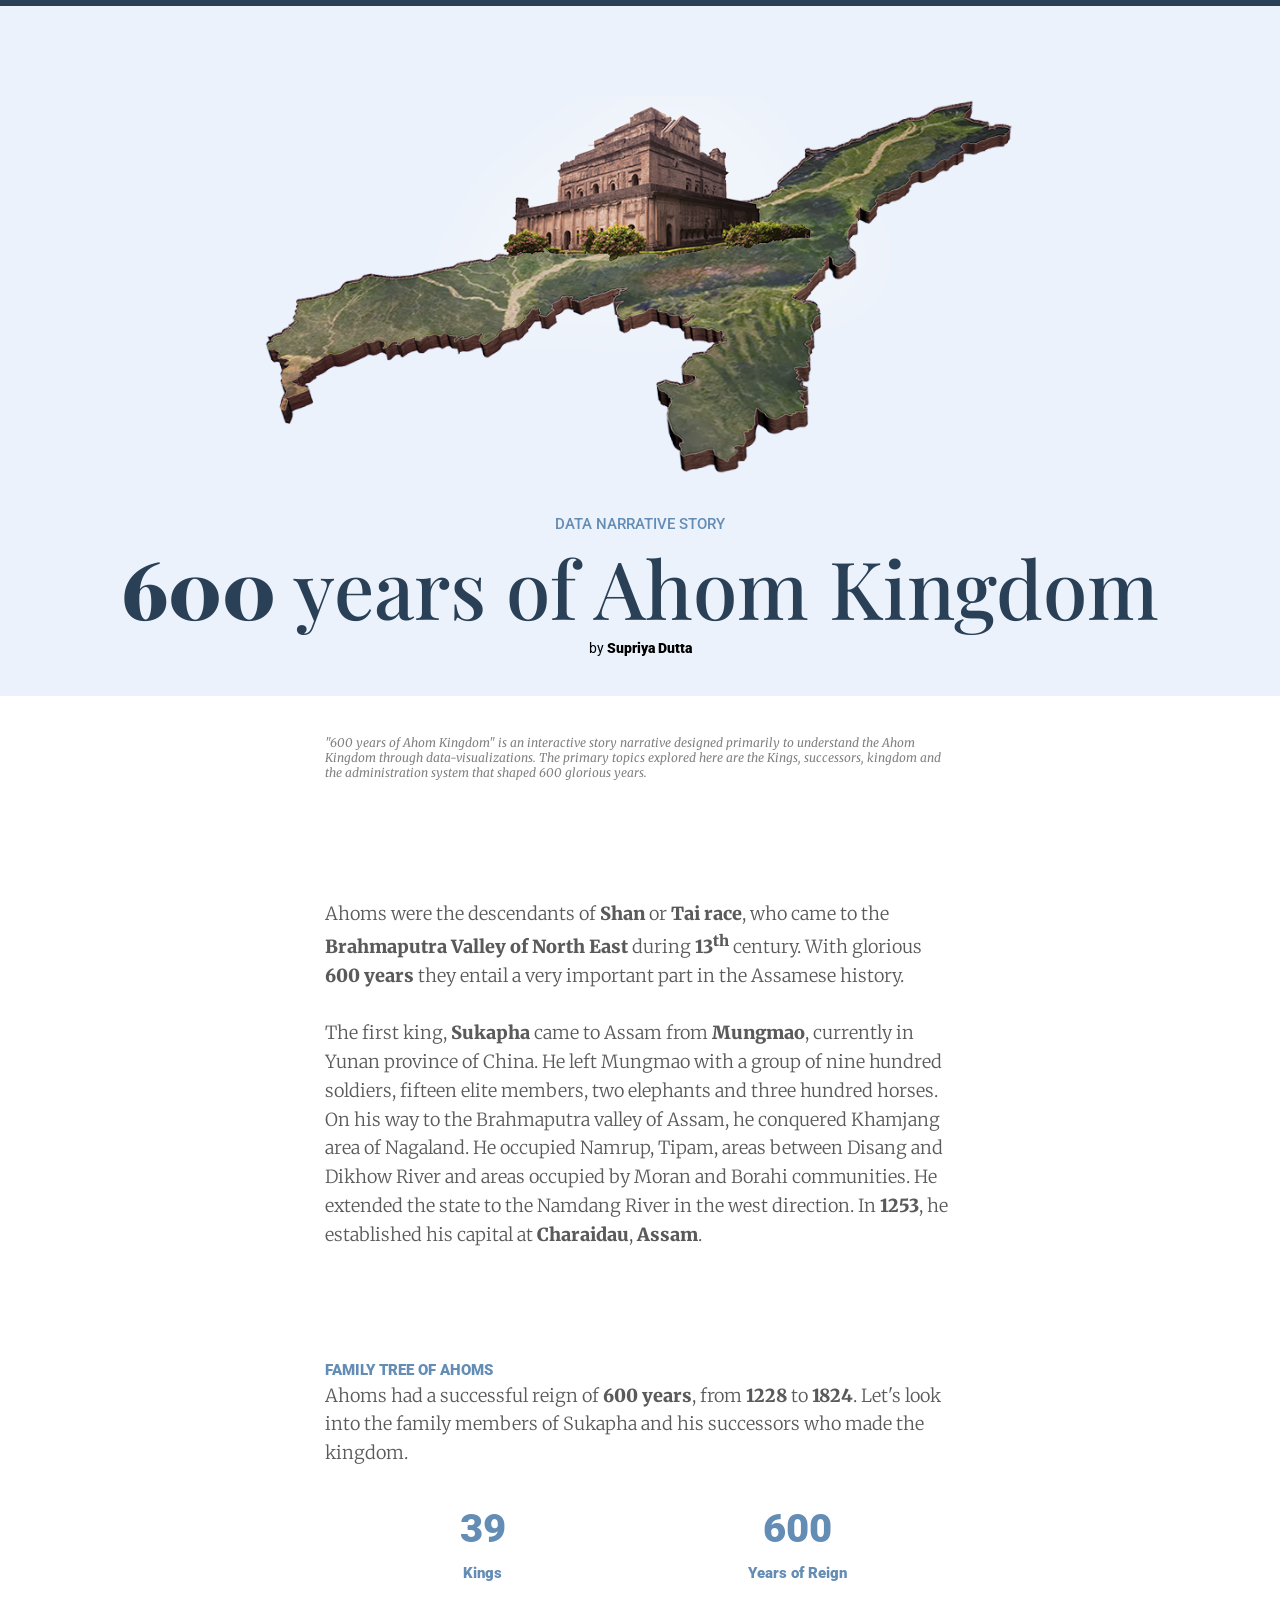
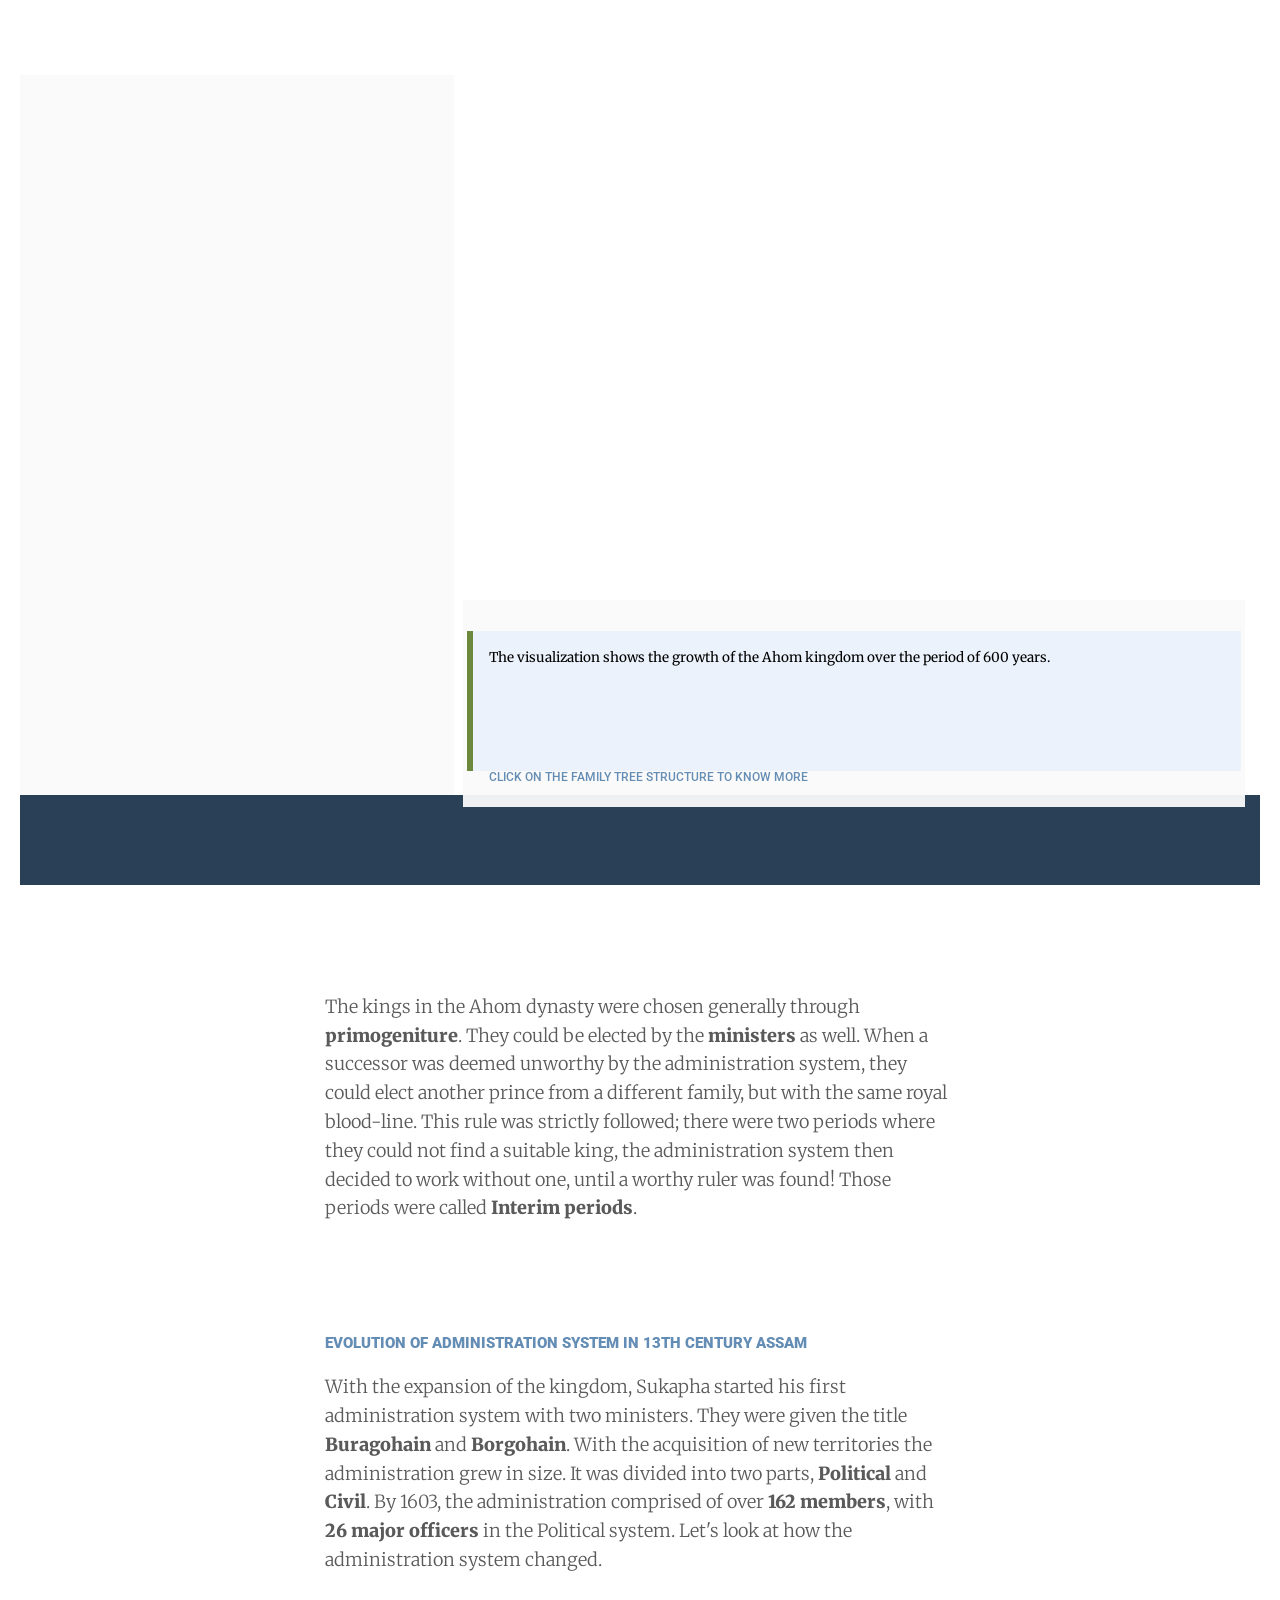
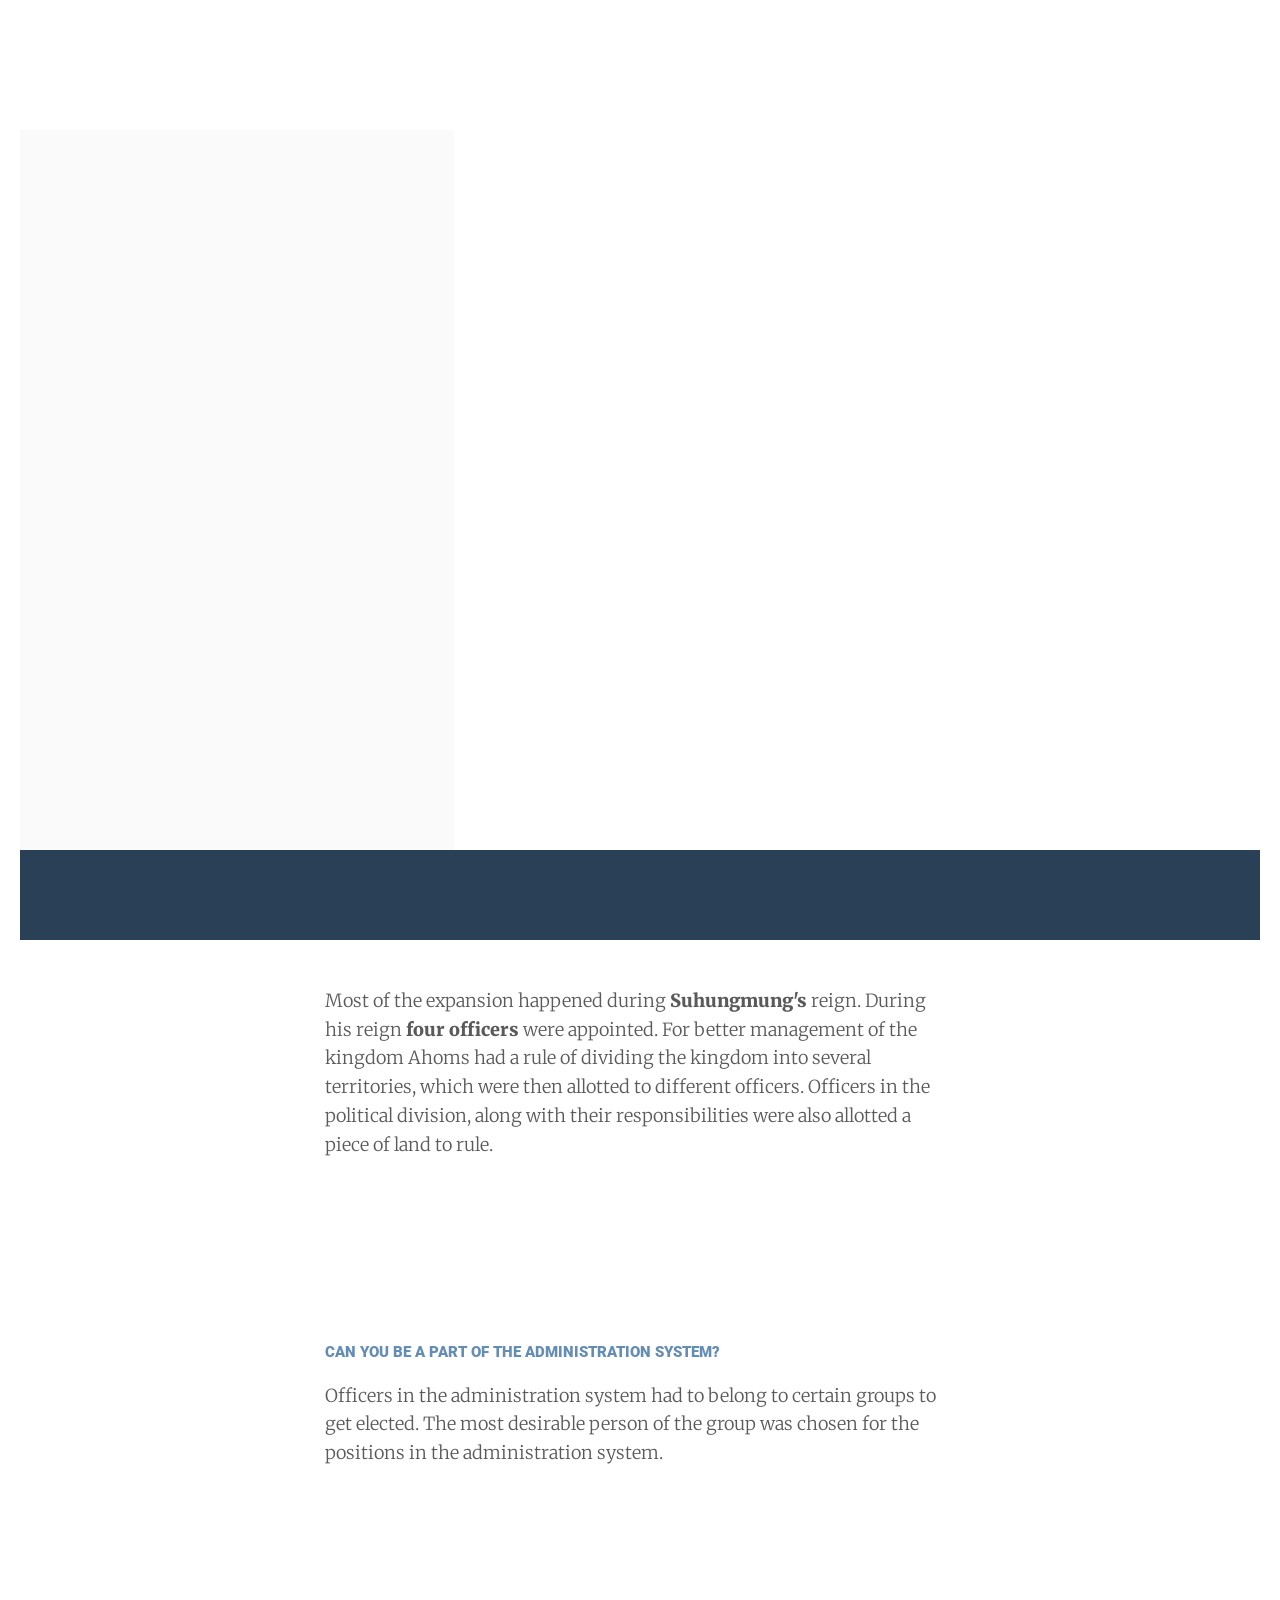
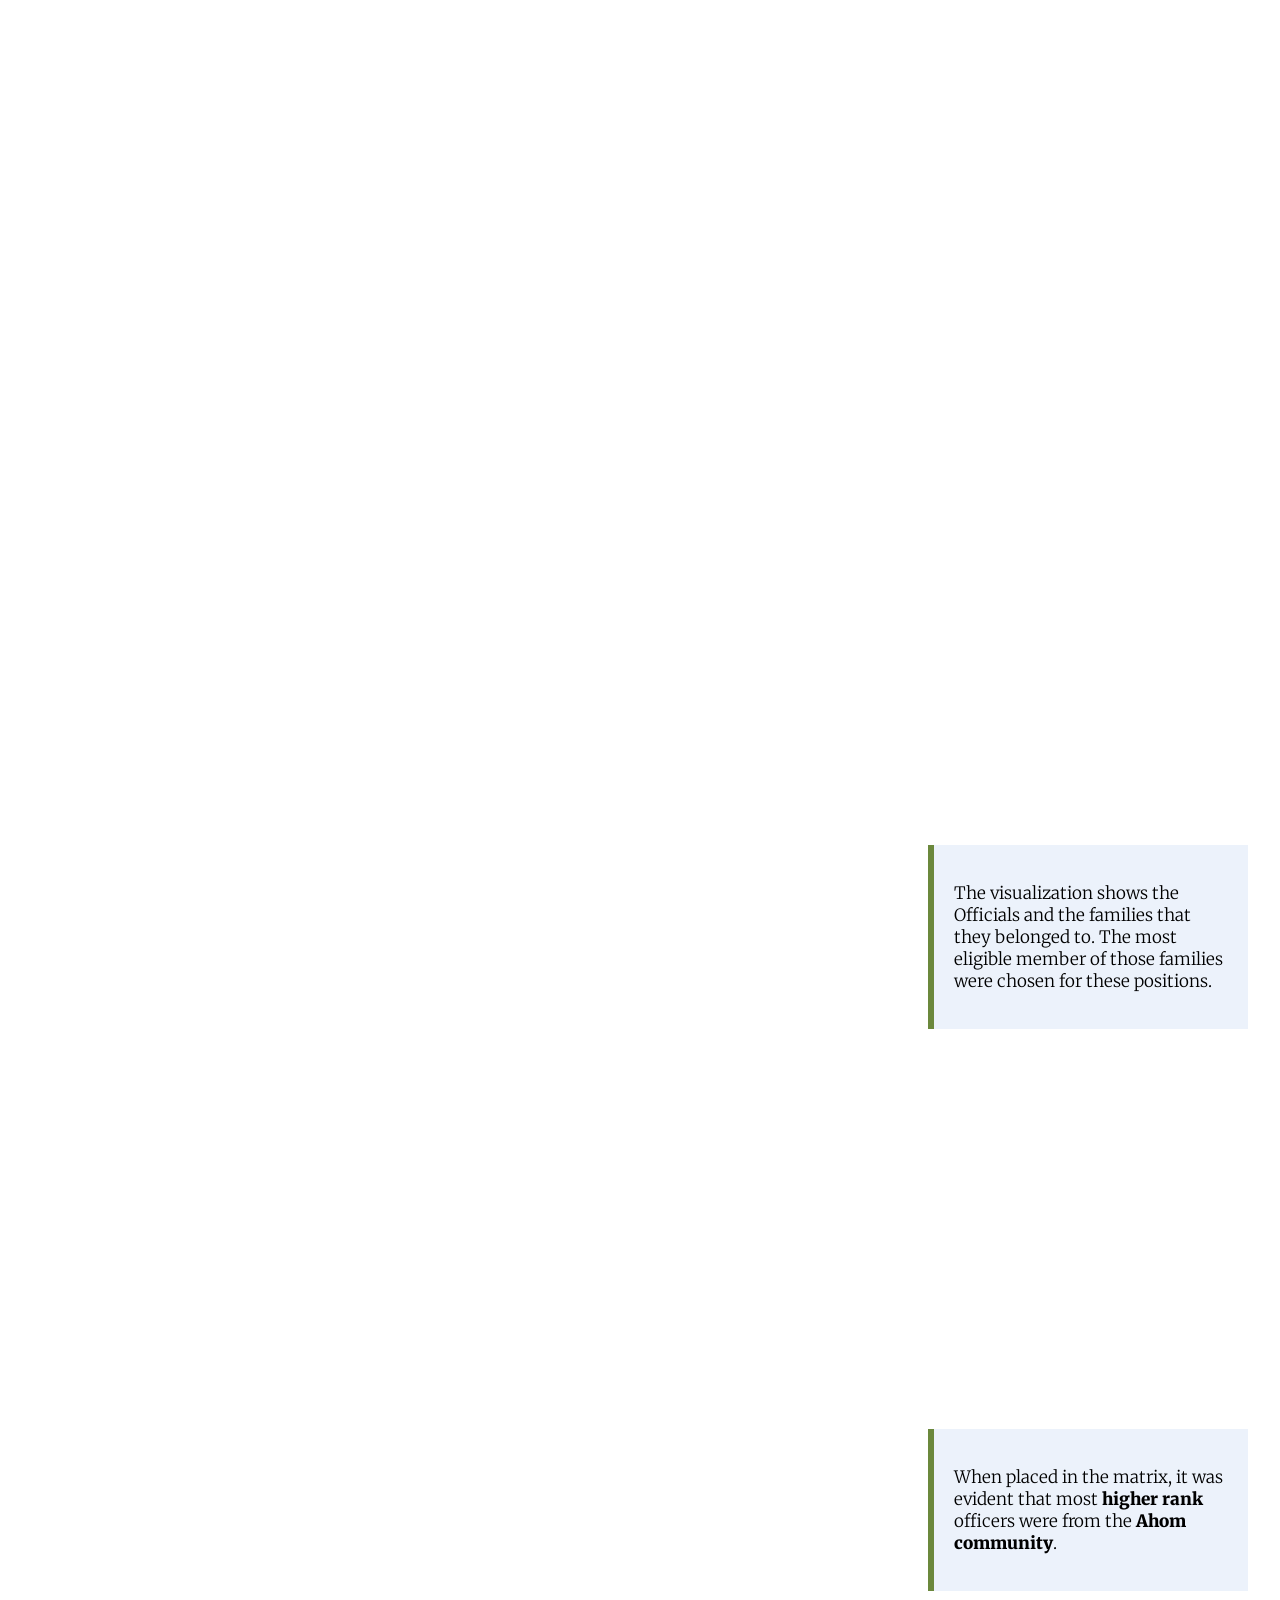
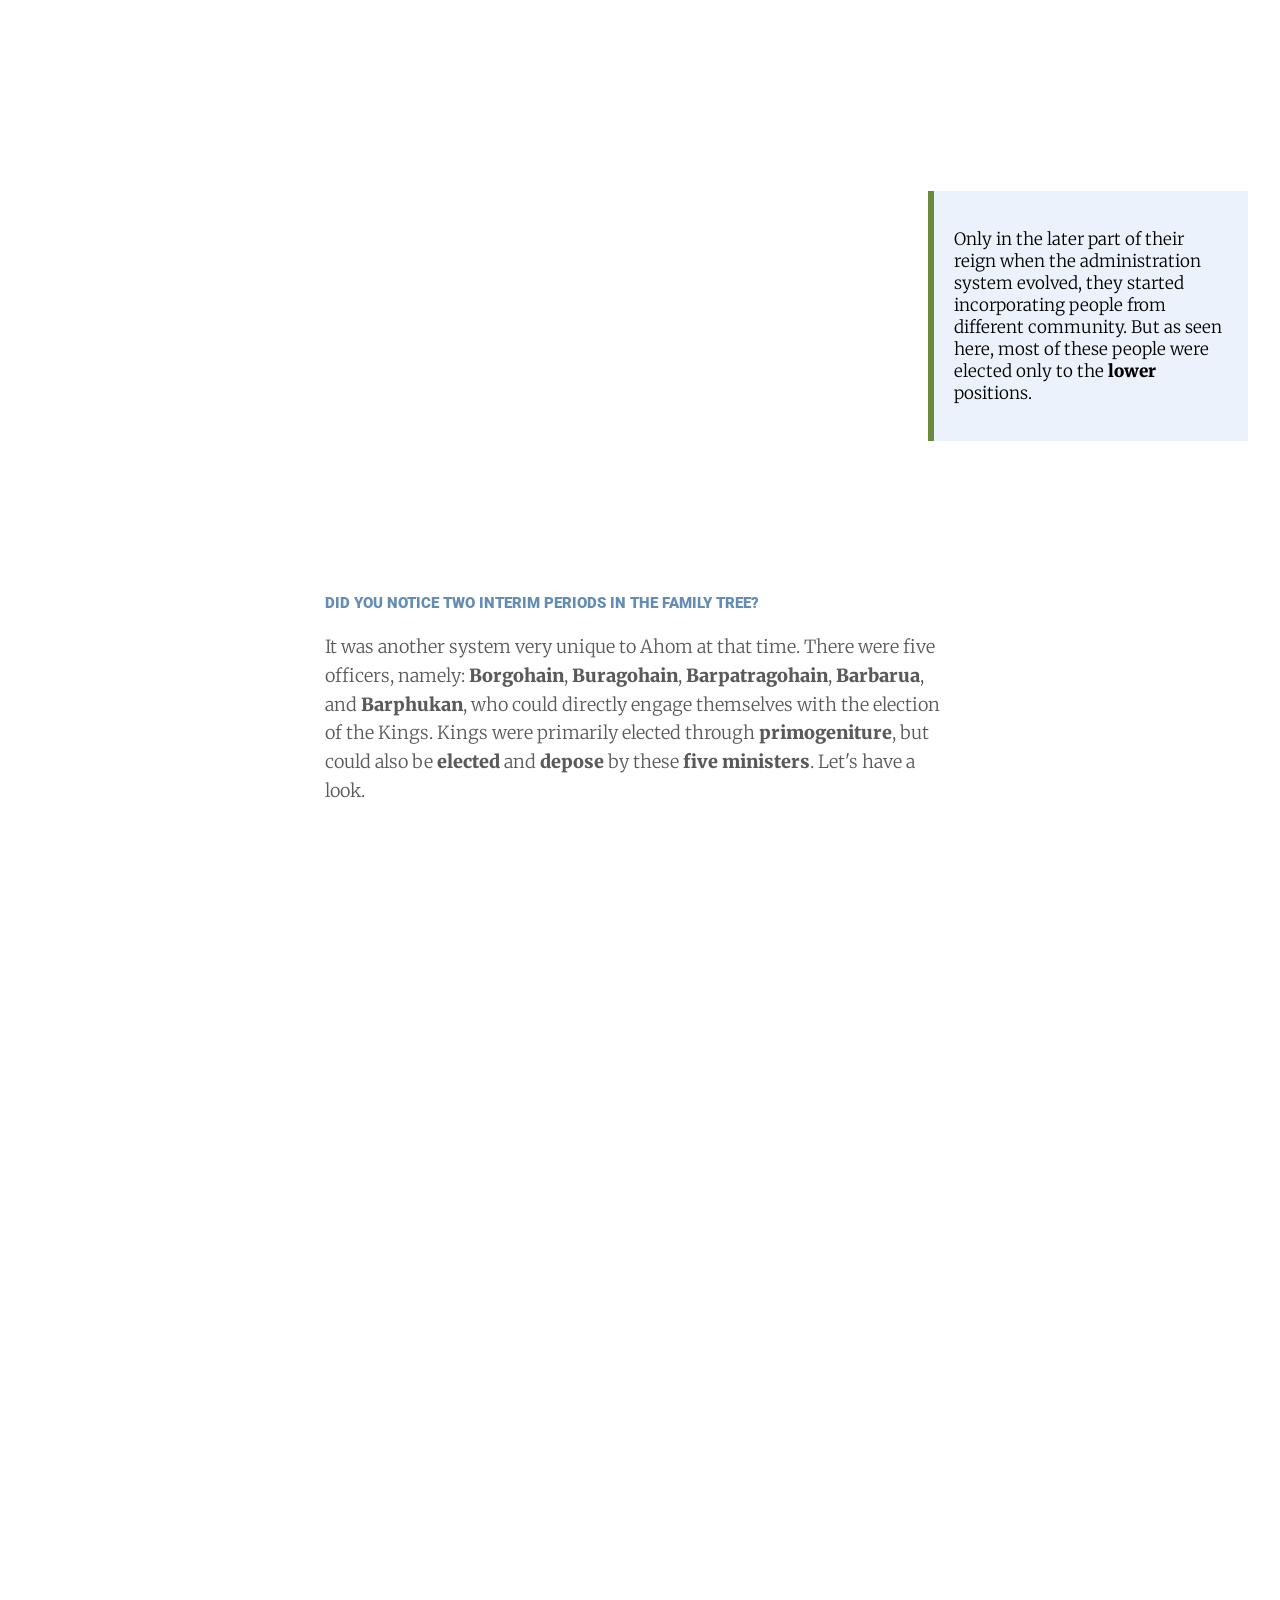
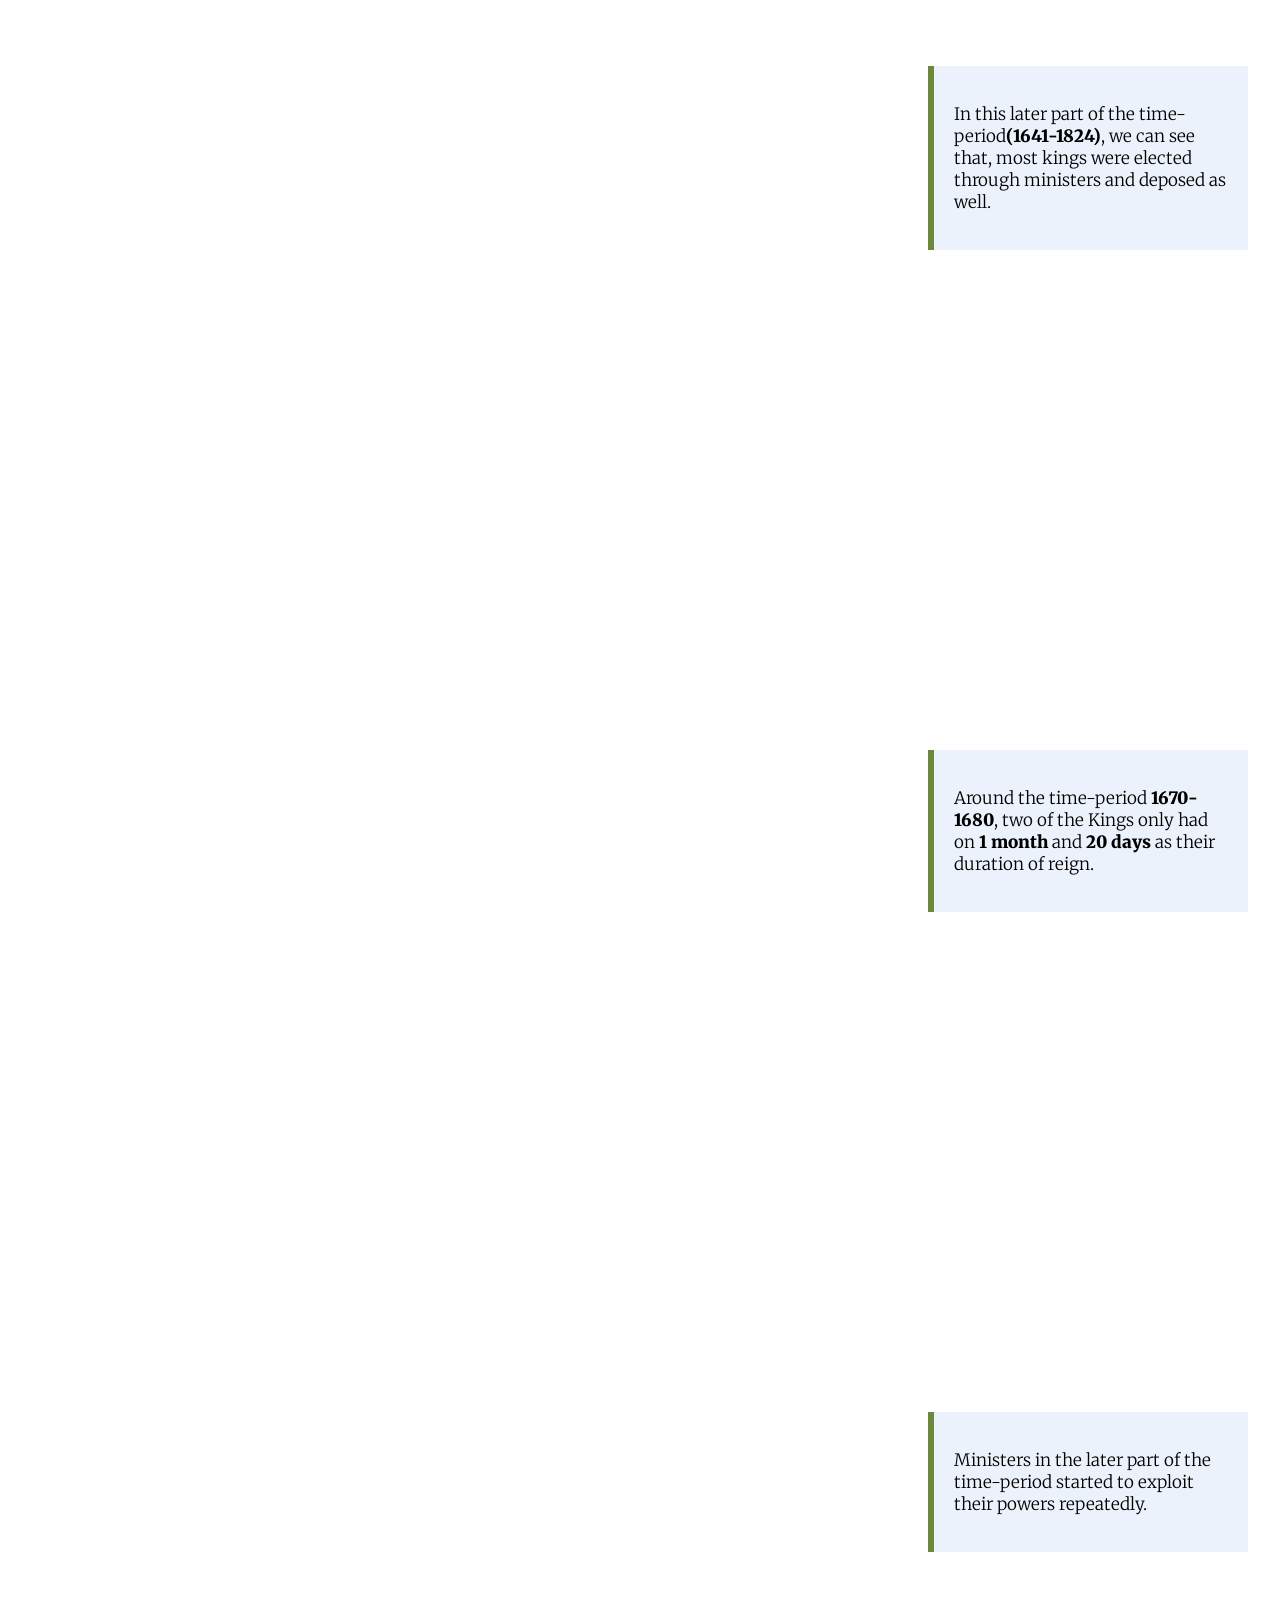
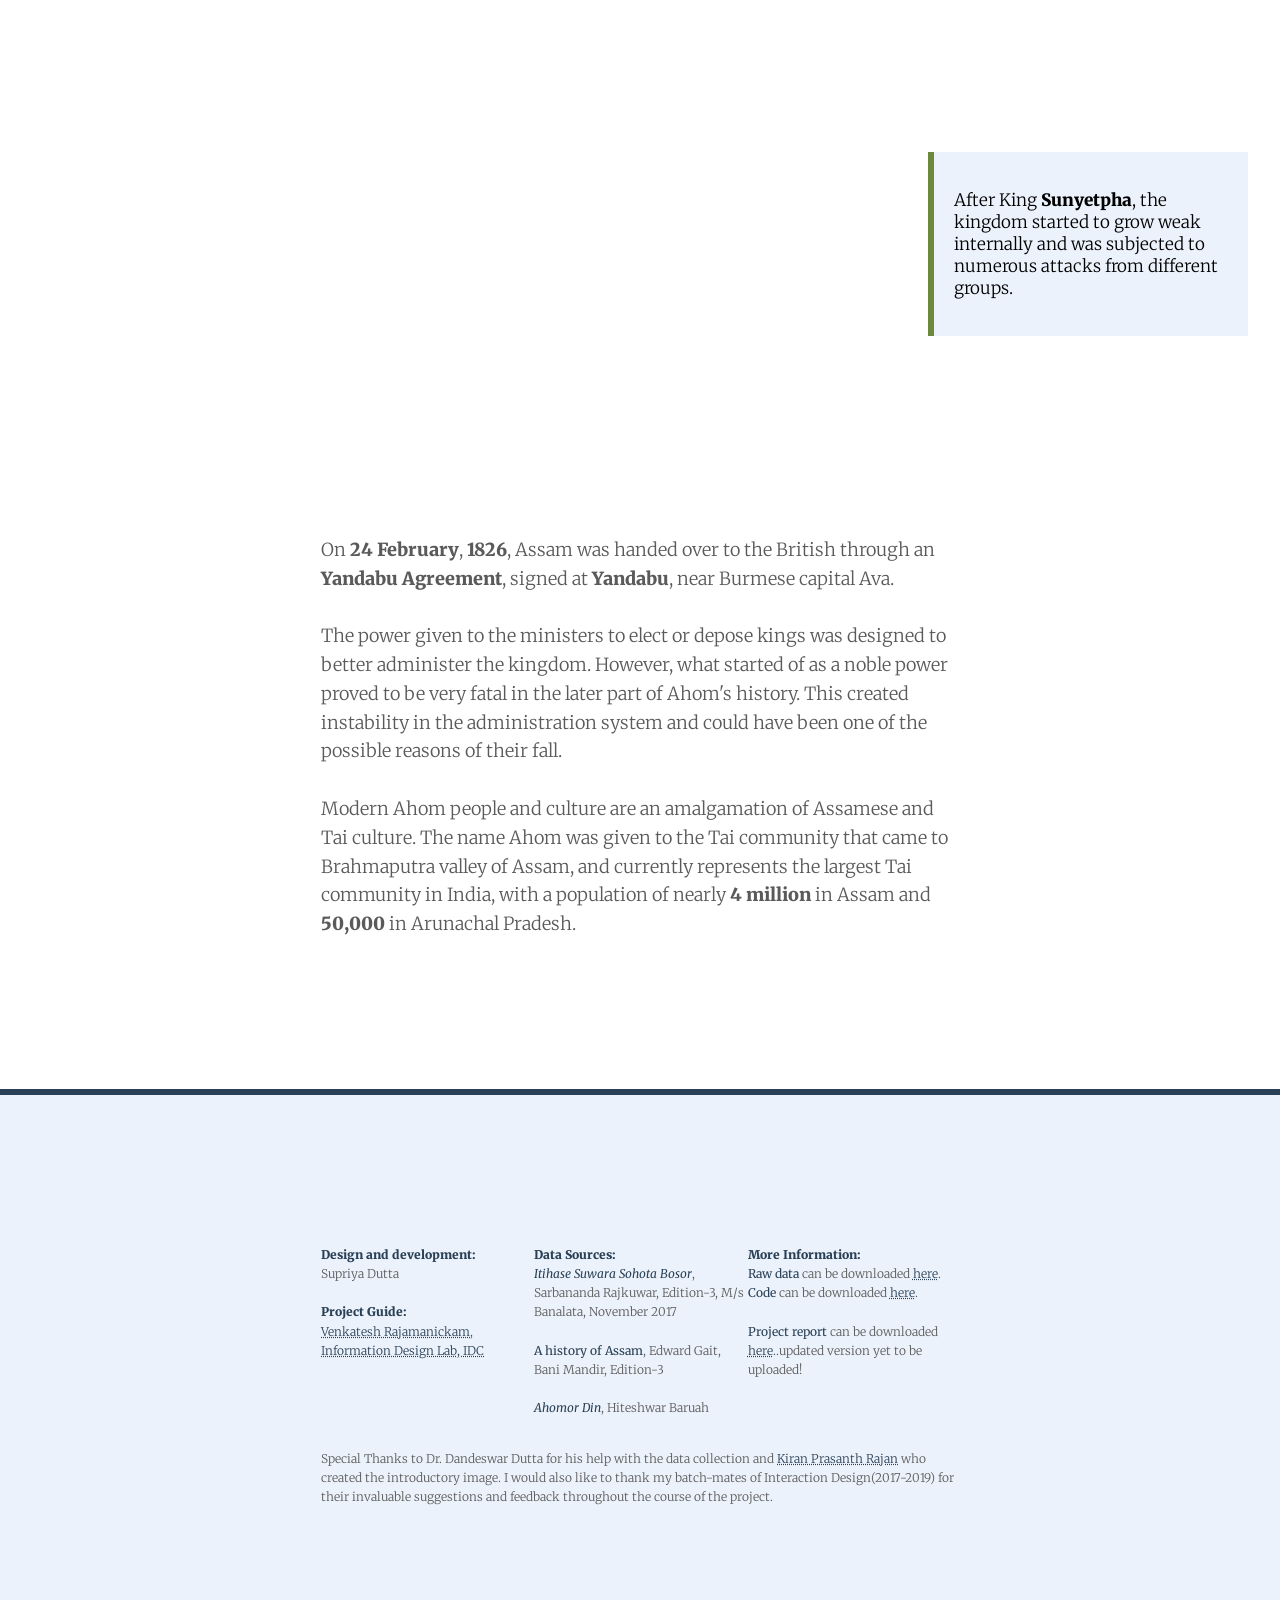
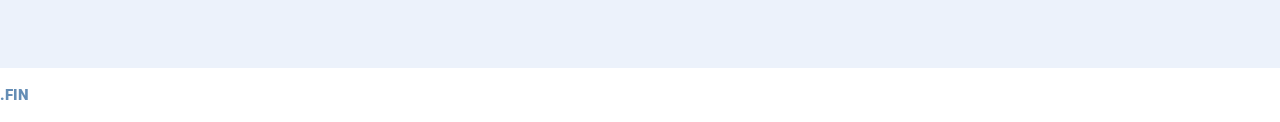
<file: code/index.html>
<!DOCTYPE html>
<html lang="en" dir="ltr">
  <head>
    <meta charset="utf-8">
    <title></title>
    <link rel="stylesheet" href="https://fonts.googleapis.com/css?family=Playfair+Display:100,200,300,400,500,900|Merriweather:100,200,300,400,500,900|Roboto:100,200,300,400,500,900">
    <script src="https://ajax.googleapis.com/ajax/libs/jquery/3.3.1/jquery.min.js"></script>
    <script src="https://d3js.org/d3.v5.min.js"></script>
    <meta name='viewport' content='initial-scale=1,maximum-scale=1,user-scalable=yes' />
    <script src='https://api.tiles.mapbox.com/mapbox-gl-js/v0.51.0/mapbox-gl.js'></script>
    <script type="text/javascript" src="map.js"></script>
    <script type="text/javascript" src="maplayers.js"></script>

<!-- datasets -->
    <script type="text/javascript" src="administration_data2.js"></script>
    <script type="text/javascript" src="election_data.js"></script>
		<script type="text/javascript" src="depose_data.js"></script>
    <script type="text/javascript" src="maps_timeline_data.js"></script>
    <script type="text/javascript" src="family_data1.js"></script>
<!--css_files-->

    <link rel="stylesheet" href="master.css">
    <link rel="stylesheet" href="administration_timeline.css">
    <link rel="stylesheet" href="map_style.css">
    <link href='https://api.tiles.mapbox.com/mapbox-gl-js/v0.49.0/mapbox-gl.css' rel='stylesheet' />
    <link rel="stylesheet" href="admin_map_css.css">
    <link rel="stylesheet" href="family_css.css">


  </head>
  <style media="screen">
.fixed_anchors
{
  position: fixed;
  width:50px;
  left:0;
  top:0;
}


  </style>
  <body id="body_i">

    <div class="body_elements">


<!--insignia-->

<!--title-->




<div class="firstpage" id="home">
<div class="space5"></div>


    <div class="firstimage wrapper131">
      <div class=""></div>
      <div ><a href="https://en.wikipedia.org/wiki/Kareng_Ghar" title="Kareng Ghar, Sivsagar, Assam" target="_blank"><img src="map_final.png"  alt="Kareng ghar(palace), Sivsagar, Assam" /></a>



      </img>
      </div>
      <div class=""></div>
    </div>
<div class="space3">

</div>
    <div class="wrapper121 ">
      <div class=""></div>
          <div class=font_viz>DATA NARRATIVE STORY</div>
      <div class=""></div>
    </div>
    <div class="font_title">
    <span class="bold500">  600</span> years of Ahom Kingdom
    </div>
    <div class="wrapper121 ">
      <div class=""></div>
      <div class="title">
        <div class="font_sub">by <span class="bold500">Supriya Dutta</span></div>

      </div>
      <div class=""></div>
    </div>

</div>





<!--introduction-->
<!-- <div class="space10"></div> -->
<!-- <div class="space10title"></div>
<div class="space10title"></div> -->
<div class="space10"></div>

<div class="wrapper1121" id="introduction">
  <div class="">

  </div>
  <!-- <div class="">

  </div> -->
  <div class="font_subtext">
<!-- <span class="bold500">Ahoms</span><br> -->
<div class="space3"></div>
<p class="">"600 years of Ahom Kingdom" is an interactive story narrative designed primarily to understand the Ahom Kingdom through data-visualizations. The primary topics explored here are the Kings, successors, kingdom and the administration system that shaped 600 glorious years.
</p>
  <!-- Ahoms had a successful reign of <span class='bold500'>600 years</span>, from <span class='bold500'>1228</span> to <span class='bold500'>1824</span>. Let's look into the family members of Sukapha and his successors who made the kingdom. -->
  </div>
  <div class=""></div>
</div>

<div class="wrapper1121" id="introduction">
  <div class="">

  </div>
  <!-- <div class="">

  </div> -->
  <div class="font_body">
<!-- <span class="bold500">Ahoms</span><br> -->
<div class="space5"></div>
<p class="">Ahoms were the descendants of <span class='bold500'>Shan</span> or <span class='bold500'>Tai race</span>, who came to the <span class='bold500'>Brahmaputra Valley of North East</span> during <span class='bold500'>13<sup>th</sup> </span>century. With glorious <span class='bold500'>600 years</span> they entail a very important part in the Assamese history. <br><br>
  The first king, <span class='bold500'>Sukapha </span>came to Assam from <span class='bold500'>Mungmao</span>, currently in Yunan province of China. He left Mungmao with a group of nine hundred soldiers, fifteen elite members, two elephants and three hundred horses. On his way to the Brahmaputra valley of Assam, he conquered Khamjang area of Nagaland. He occupied  Namrup, Tipam, areas between Disang and Dikhow River and areas occupied by Moran and Borahi communities. He extended the state to the Namdang River in the west direction.
  In <span class='bold500'>1253</span>, he established his capital at <span class='bold500'>Charaidau</span>, <span class='bold500'>Assam</span>. <br>
</p>
  <!-- Ahoms had a successful reign of <span class='bold500'>600 years</span>, from <span class='bold500'>1228</span> to <span class='bold500'>1824</span>. Let's look into the family members of Sukapha and his successors who made the kingdom. -->
  </div>
  <div class=""></div>
</div>

<div class="space5"></div>
<div class="wrapper1121" id="admin">
  <div class=""></div>

  <div class="font_subtitles">

FAMILY TREE OF AHOMS
  </div>
  <div class=""></div>
</div>
<div class="wrapper1121">
  <div class="">

  </div>
  <!-- <div class="font_subtitles">
Family tree of Ahoms
  </div> -->
  <div class="font_body">
Ahoms had a successful reign of <span class='bold500'>600 years</span>, from <span class='bold500'>1228</span> to <span class='bold500'>1824</span>. Let's look into the family members of Sukapha and his successors who made the kingdom.
<br>
<br>

<div class="Jumbo_fig2">
  <div class="">
    <div class="jumbofig">
      39<br><div class="font_subtitles">
      Kings
      </div>
    </div>
  </div>
  <div class="">
    <div class="jumbofig">
      600<br><div class="font_subtitles">
        Years of Reign
      </div>
    </div>

  </div>
</div>
  </div>
  <div class=""></div>
</div>


<!--family tree-maps-->
<div class="space5"></div>
<!-- <div class="space10"></div> -->
<div id="fam_viz">

<!-- </div> -->

<div id='map_fam' class="map_class relative">
  <div id="family" class="absolute_fam"></div>
  <div class="absolute_introFam" >
    <div class="fam_lezend" id="fam_lezend"></div>
    <p class="fam_intro_class"  id="fam_intro">The visualization shows the growth of the Ahom kingdom over the period of 600 years.<br>
      <span class="font_clickmore" style=>CLICK ON THE FAMILY TREE STRUCTURE TO KNOW MORE</span>
    </p>

  </div>
</div>
<script type="text/javascript" src="map_script_fam.js"></script>

<div id="family_timeperiod"></div>
</div>




<script type="text/javascript" src="family_script.js"></script>



</div>
<!--administration-->

<div class="space5"></div>
<!-- <div class="space5"></div> -->
<div class="wrapper1121" id="admin">
  <div class=""></div>
  <!-- <div class="">

  </div> -->
  <div class="font_body">
<!-- <div class="font_subtitles">
AHOM ADMINISTRATION SYSTEM
</div> -->
<p>
The kings in the Ahom dynasty were chosen generally through <span class='bold500'>primogeniture</span>. They could be elected by the <span class='bold500'>ministers</span> as well. When a successor was deemed unworthy by the administration system, they could elect another prince from a different family, but with the same royal blood-line. This rule was strictly followed; there were two periods where they could not find a suitable king, the administration system then decided to work without one, until a worthy ruler was found! Those periods were called <span class='bold500'>Interim periods</span>.

</p>
  </div>
  <div class=""></div>
</div>












    <!-- administration introduction -->
<div class="space5"></div>
<!-- <div class="space5"></div> -->
<div class="wrapper1121" id="admin">
  <div class=""></div>

  <div class="font_subtitles">

EVOLUTION OF ADMINISTRATION SYSTEM IN 13TH CENTURY ASSAM
  </div>
  <div class=""></div>
</div>

<div class="wrapper1121" id="admin">
  <div class=""></div>
  <!-- <div class="font_subtitles">
    <p>Evolution Of the Administration System <br>in the 13<sup>th</sup> Century Assam </p>

  </div> -->
  <div class="font_body">
<!-- <div class="font_subtitles"> -->
<p>With the expansion of the kingdom, Sukapha started his first administration system with two ministers. They were given the title <span class='bold500'>Buragohain</span> and <span class='bold500'>Borgohain</span>. With the acquisition of new territories the administration grew in size. It was divided into two parts, <span class='bold500'>Political</span> and <span class='bold500'>Civil</span>. By 1603, the administration comprised of over <span class='bold500'>162 members</span>, with <span class='bold500'>26 major officers</span> in the Political system. Let's look at how the administration system changed.</p>


  </div>
  <div class=""></div>
</div>


<!-- administration timeline viz -->
<div class="space5"></div>
<div class="space3"></div>
<div id="adm_sys_timeline">


<div class="wrapper">

    <div class="map_class relative" id="map_adm">
      <script type="text/javascript" src="map_script.js"></script>
      <div class="adm_evolution">
        <div id="viz_administration_timeline" class="viz_administration_timeline_class absolute_adm"></div>
        <div id="mySidenav" class="sidenav">
          <a href="javascript:void(0)" class="closebtn" onclick="closeNav()">&times;</a>
          <p class="text_col" id="text_officers">information about offic erszsxdcfv gbhnjcftdxrze  rzsxdcfvg bhnjmkx dcfvgbhn jzxdcfvgbhn zsxdcfvgb hnj</p>
        </div>
      </div>


    </div>
<div id="timeperiod" class="admin_timeline_timeperiod"></div>
</div>

<script type="text/javascript" src="administration_timeline.js"></script>
<script type="text/javascript" src="admin_map_script.js"></script>


  </div>



    <div class="space3"></div>
    <div class="wrapper1121" id="admin">
      <div class=""></div>

      <div class="font_body">

    Most of the expansion happened during <span class='bold500'>Suhungmung's</span> reign. During his reign <span class='bold500'>four officers</span> were appointed. For better management of the kingdom Ahoms had a rule of dividing the kingdom into several territories, which were then allotted to different officers. Officers in the political division, along with their responsibilities were also allotted a piece of land to rule.

      </div>
      <div class=""></div>
    </div>



<!-- administartion_description -->
<!-- <div class="space5"></div> -->
<!-- <div class="space5"></div> -->
<!-- <div class="space3"></div>
<div class="wrapper1121" id="admin">
  <div class=""></div>

  <div class="font_subtitles">

WHO WERE IN THE ADMINISTRATION SYSTEM?
  </div>
  <div class=""></div>
</div>
<div class="wrapper1121" id="admin">
  <div class=""></div>

  <div class="font_body">
  <p>By <span class='bold500'>17th century</span>, the administration system of Ahoms was fully developed. There were around 162 officers in the administration system, with the political part consisting of 26 officers. Each of them were given different powers and responsibilities. Let's look into it in details.</p>
  </div>
  <div class=""></div>
</div> -->

<!-- administartionviz -->

<!-- <div class="space5"></div>
<div class="space3"></div>
<div id="adm_sys">


<div class="wrapper4">
  <div class=""></div>

  <div id="viz_administration" class="viz_administration_class">
  </div>
<div id="administration_officers_info" class="font_body admin_info">
Political part of the administration system had <span class="bold500">26 officials</span>, each with different powers and responsibilities. Here they are arranged according to the political hierarchy followed in the Ahom system.
<br><br><br>  <span class="font_clickmore2" >CLICK ON THE FAMILY TREE STRUCTURE TO KNOW MORE</span>


</div>

<div class=""></div>
</div>

<script type="text/javascript" src="administration_script.js"></script>
</div> -->












<!-- election into?? -->
<div class="space5"></div>
<div class="space5"></div>
<div class="wrapper1121" id="admin">
  <div class=""></div>

  <div class="font_subtitles">

CAN YOU BE A PART OF THE ADMINISTRATION SYSTEM?
  </div>
  <div class=""></div>
</div>
<!-- <div class="space5"></div> -->
<div class="wrapper1121" id="fam_election">
  <div class=""></div>

  <div class="font_body">
<p>Officers in the administration system had to belong to certain groups to get elected. The most desirable person of the group was chosen for the positions in the administration system. </p>



  </div>
  <div class=""></div>
</div>


<!--election-->

<div class="space5"></div>
<div class="space3"></div>
<div class='scrolly'>

<!-- sticky graphic -->
<figure class='sticky' id="sticky_id">
  <!-- chart stuff in here -->
  <div id="viz_election" class="viz_election_class">	</div>
  <script type="text/javascript" src="election_script1.js"></script>
</figure>

<!-- step text -->
<article>

  <div class='step steps_font' data-index='0'>
    <p>The visualization shows the Officials and the families that they belonged to. The most eligible member of those families were chosen for these positions. </p>

  </div>
  <div class='step steps_font step3' data-index='1'>

    <p>When placed in the matrix, it was evident that most <span class='bold500'>higher rank</span> officers were from the <span class='bold500'>Ahom community</span>.</p>
  </div>
  <div class='step steps_font step4' data-index='2'>
    <!-- xdfcgvhbjnkml,; -->
    <p>Only in the later part of their reign when the administration system evolved, they started incorporating people from different community. But as seen here, most of these people were elected only to the <span class='bold500'>lower </span>positions.</p>
  </div>
  <!-- <div class='step' data-index='3'> -->
    <!-- xdfcgvhbjnkml, -->
    <!-- <p></p> -->
  <!-- </div> -->
  <!-- ...more steps -->
</article>

</div>

<script src='enterview.js'></script>
<script>
enterView({
selector: ('.step'),
offset: 0.6,
enter: el => {
  const index = +d3.select(el).attr('data-index');
  updateChart(index);
},
exit: el => {
  let index = +d3.select(el).attr('data-index');
  index = Math.max(0, index - 1);
  updateChart(index);
}
});

function make_shit_(){
svg_election
        .append("g")
        .append("rect")
        .attr("id","rect_election_shadow")
        .attr("x",election_xScale(fam[1]))
        .attr("y",election_yScale(positions[0]))
        .attr("width",(election_xScale(fam[1])-election_xScale(fam[0]))*12+25)
        .attr("height",election_yScale(positions[positions.length-1])+election_yScale(positions[1])-election_yScale(positions[0]))
        .attr("fill","black")
        // .attr("stroke","#768c27")
        // .attr("stroke-width",5)
        .attr("transform","translate("+election_padding/1.5+","+election_padding/2+")")
        // .transition()
        .attr("opacity",0);

svg_election
        .append("g")
        .append("rect")
        .attr("id","rect_election_marker")
        .attr("x",election_xScale(fam[0]))
        .attr("y",election_yScale(positions[0]))
        .attr("width",election_xScale(fam[1])-election_xScale(fam[0]))
        .attr("height",election_yScale(positions[positions.length-1])+election_yScale(positions[1])-election_yScale(positions[0]))
        .attr("fill","none")
        .attr("stroke",green_col_election)
        .attr("stroke-width",5)
        .attr("opacity",0)
        .attr("transform","translate("+election_padding/1.5+","+election_padding/2+")");
}

function updateChart(index)
{
if(index==0)
{
  if(d3.selectAll("#rect_election_marker"))
  d3.select("#rect_election_marker")
  .transition()
  .attr("opacity",0)
  .transition()
  .remove();
  if(d3.selectAll("#rect_election_shadow"))
  d3.selectAll("#rect_election_shadow")
  .transition()
  .attr("opacity",0)
  .transition()
  .remove();
}
if(index==1)
{
  make_shit_();

  d3.selectAll("#rect_election_shadow")
  .transition()
  .attr("opacity",0.3);

  d3.select("#rect_election_marker")
  .transition()
  .attr("opacity",1);


}
}
</script>
<!--family interim-->


<!-- depose into?? -->
<!-- <div class="space10"></div> -->
<div class="wrapper1121" id="admin">
  <div class=""></div>

  <div class="font_subtitles">

DID YOU NOTICE TWO INTERIM PERIODS IN THE FAMILY TREE?
  </div>
  <div class=""></div>
</div>
<div class="wrapper1121" id="fam_election">
  <div class=""></div>

  <div class="font_body">
<p>It was another system very unique to Ahom at that time. There were five officers, namely: <span class='bold500'>Borgohain</span>, <span class='bold500'>Buragohain</span>, <span class='bold500'>Barpatragohain</span>, <span class='bold500'>Barbarua</span>, and <span class='bold500'>Barphukan</span>, who could directly engage themselves with the election of the Kings. Kings were primarily elected through <span class='bold500'>primogeniture</span>, but could also be <span class='bold500'>elected</span> and <span class='bold500'>depose</span> by these <span class='bold500'>five ministers</span>. Let's have a look. </p>

  </div>
  <div class=""></div>
</div>







<!--depose,election-->
<div class="space10">
</div>
<div class='scrolly'>

<!-- sticky graphic -->
<figure class='sticky' id="sticky_id">
	<!-- chart stuff in here -->
	<div class="viz_depose" id="viz_depose"></div>
	<div id="depose_legend"></div>
	<script type="text/javascript" src="depose_script.js"></script>
</figure>

<!-- step text -->
<article>
	<div class='step2 steps_font' data-index='0'>
		<p>In this later part of the time-period<span class='bold500'>(1641-1824)</span>, we can see that, most kings were elected through ministers and deposed as well.</p>

	</div>
	<div class='step2 steps_font' data-index='1'>
		<p>Around the time-period <span class='bold500'>1670-1680</span>, two of the Kings only had on <span class='bold500'>1 month</span> and <span class='bold500'>20 days</span> as their duration of reign.</p>

	</div>
	<div class='step2 steps_font step3' data-index='2'>
		<p>Ministers in the later part of the time-period started to exploit their powers repeatedly.
 </p>

	</div>
	<div class='step2 steps_font step4' data-index='3'>
<p>After King <span class='bold500'>Sunyetpha</span>, the kingdom started to grow weak internally and was subjected to numerous attacks from different groups.</p>
	</div><!--hide this div !!important-->
	<!-- ...more steps -->
</article>

</div>

<script type="text/javascript">
enterView({
	selector: ('.step2'),
	offset: 0.6,
	enter: el => {
		const index = +d3.select(el).attr('data-index');
		// updateChart(index);
		switch(index)
		{
			case 0:
      console.log(index);
			update();
			break;
			case 1:
      console.log(index);
			update2();
			break;
			case 2:
      console.log(index);
			update3();
			break;
		}
	},
	exit: el => {
		let index = +d3.select(el).attr('data-index');
		index = Math.max(0, index);
		// updateChart(index);
		switch(index)
		{
			case 0:
      // console.log(index);
			update_original();
			break;
			case 1:
      // console.log(index);
			update();
			break;
			case 2:
      // console.log(index);
			update2();
			break;

		}
	}
});
</script>
</div><!--body element-->
    <!-- </div> -->

    <!-- <div class="space10"></div> -->
    <!-- <div class="wrapper3" id="fam_election">
      <div class=""></div>
      <div class="font_body"> -->
    <!-- <span class="bold500">Interim period?</span><br> -->

  <!-- During the later part of history, they started exercising their powers more often which might have been one of the causes of their kingdom growing internally weak. -->

      <!-- </div>
      <div class=""></div>
    </div>
<div class="space10"></div>
<div class="space10"></div>
<div class="space10"></div>
<div class="space10"></div> -->
<!-- <div class="space5"></div> -->
<!-- <div class="space5"></div> -->
<!-- <div class="space5"></div> -->
<div class="wrapper121 font_body end">
  <div class=""></div>

  <div class="">
    On <span class='bold500'>24 February</span>, <span class='bold500'>1826</span>, Assam was handed over to the British through an <span class='bold500'>Yandabu Agreement</span>, signed at <span class='bold500'>Yandabu</span>, near Burmese capital Ava. <br><br>

The power given to the ministers to elect or depose kings was designed to better administer the kingdom. However, what started of as a noble power proved to be very fatal in the later part of Ahom's history. This created instability in the administration system and could have been one of the possible reasons of their fall.<br><br>

Modern Ahom people and culture are an amalgamation of Assamese and Tai culture. The name Ahom was given to the Tai community that came to Brahmaputra valley of Assam, and  currently represents the largest Tai community in India, with a population of nearly <span class='bold500'>4 million</span> in Assam and <span class='bold500'>50,000</span> in Arunachal Pradesh.
  </div>
  <div class=""></div>
</div>

<div class="wrapper121 end_col">
  <div class=""></div>

  <div class="">

<div class="wrapper111">
  <div class="">
    <span class="title_colophon">Design and development:</span><br> Supriya Dutta<br><br>
<span class="title_colophon">Project Guide:</span><br> <a class="links" href="https://twitter.com/venkatrajam">Venkatesh Rajamanickam</a>, <a class="links" href="http://info-design-lab.github.io/">Information Design Lab, IDC</a>
  </div>
  <div class="">
    <span class="title_colophon">Data Sources:</span><br>
     <span class="bookname"><em class='italics'>Itihase Suwara Sohota Bosor</em></span>, Sarbananda Rajkuwar, Edition-3, M/s Banalata, November 2017 <br><br>
<span class="bookname">A history of Assam</span>, Edward Gait, Bani Mandir, Edition-3 <br><br>
<span class="bookname"><em class='italics'>Ahomor Din</em></span>, Hiteshwar Baruah <br><br>
  </div>
  <div class="">
    <span class="title_colophon">More Information:</span><br>
    <span class="bookname">Raw data</span> can be downloaded <a class="links" href="https://github.com/supriyaDutta/ahom_data/blob/master/data_res.ods">here</a>.<br>
    <span class="bookname">Code</span> can be downloaded <a class="links" href="https://github.com/supriyaDutta/ahom_data/tree/master/code">here</a>.<br><br>
<span class="bookname">Project report</span> can be downloaded <a class="links" href="https://github.com/supriyaDutta/ahom_data/blob/master/ahom_kingdom.pdf">here</a>..updated version yet to be uploaded!<br><br>
  </div>
</div>
<div class="">
  <p>Special Thanks to Dr. Dandeswar Dutta for his help with the data collection and <a  class="links" href="http://www.kiranprasanth.in/">Kiran Prasanth Rajan</a> who created the introductory image. I would also like to thank my batch-mates of Interaction Design(2017-2019) for their invaluable suggestions and feedback throughout the course of the project.</p>
</div>
  </div>
  <div class=""></div>
</div>


<p class="font_subtitles" >.FIN</p>
  </body>
</html>
</file>
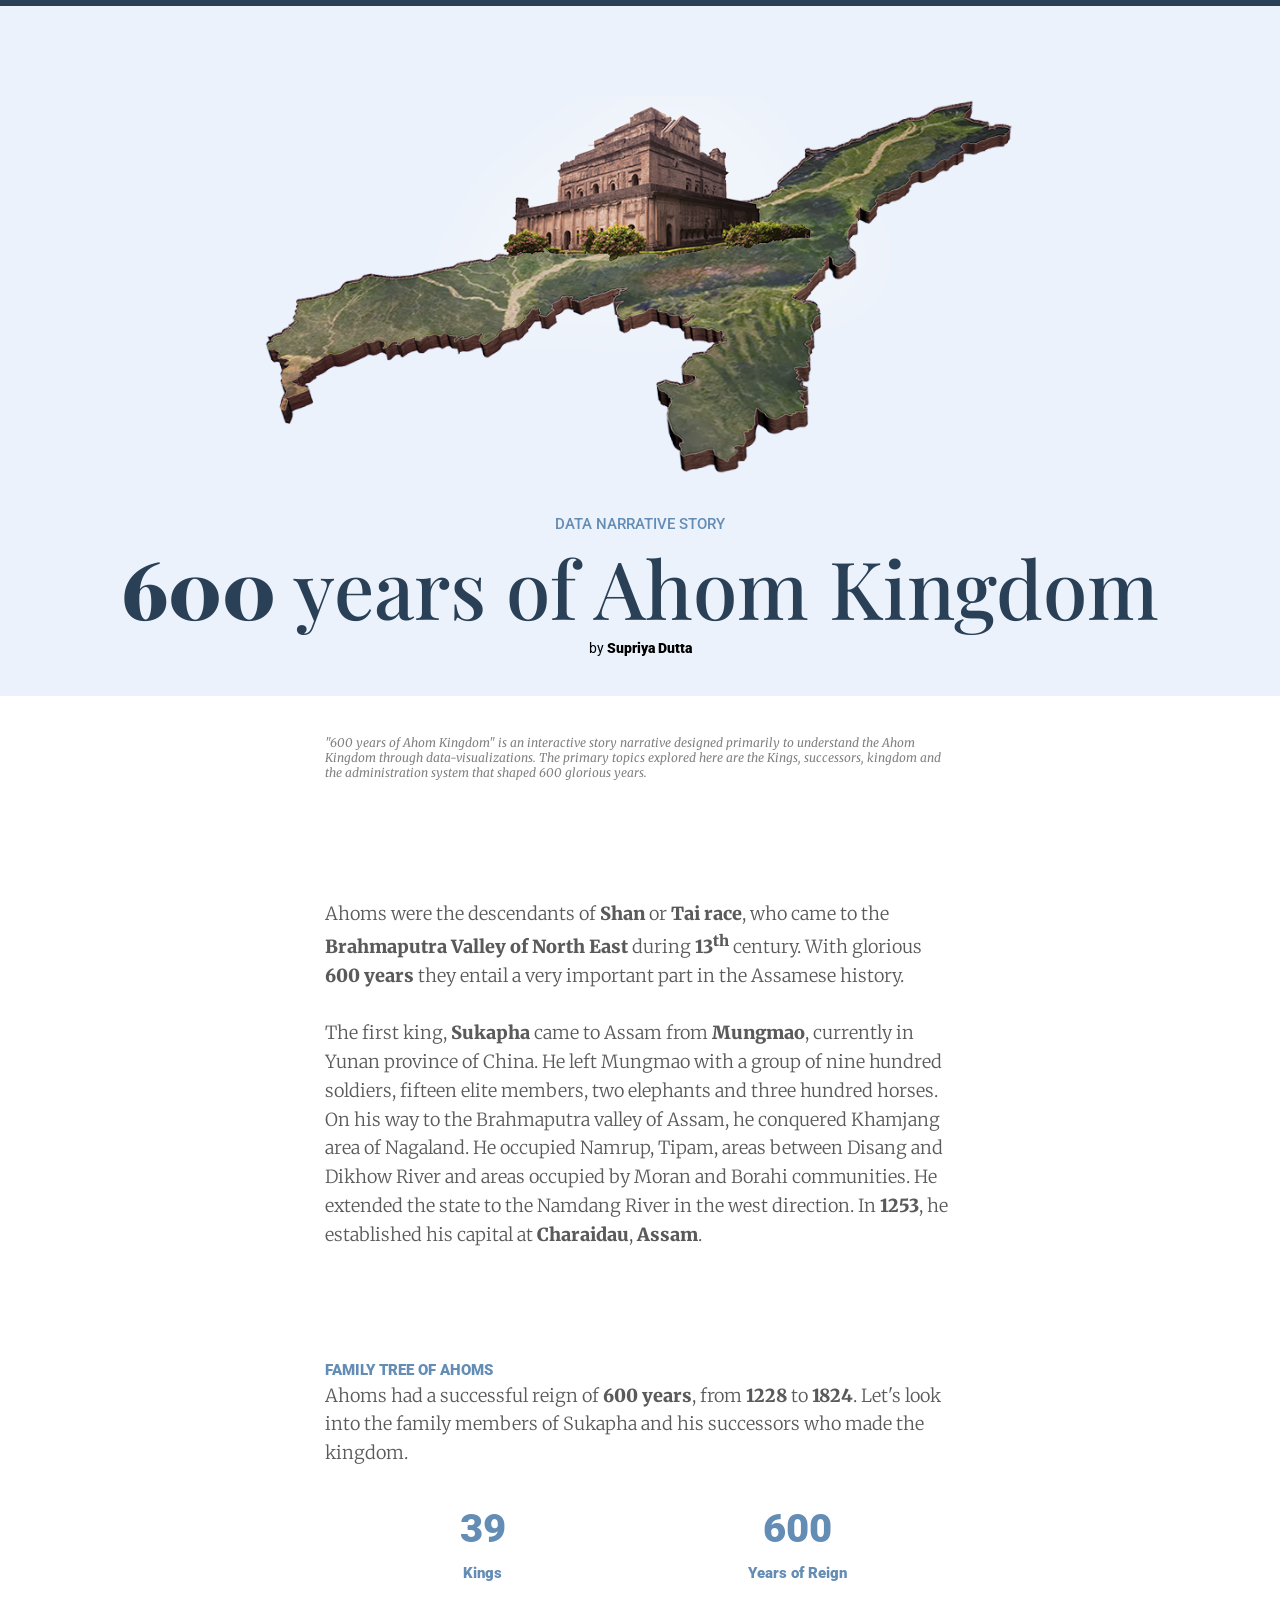
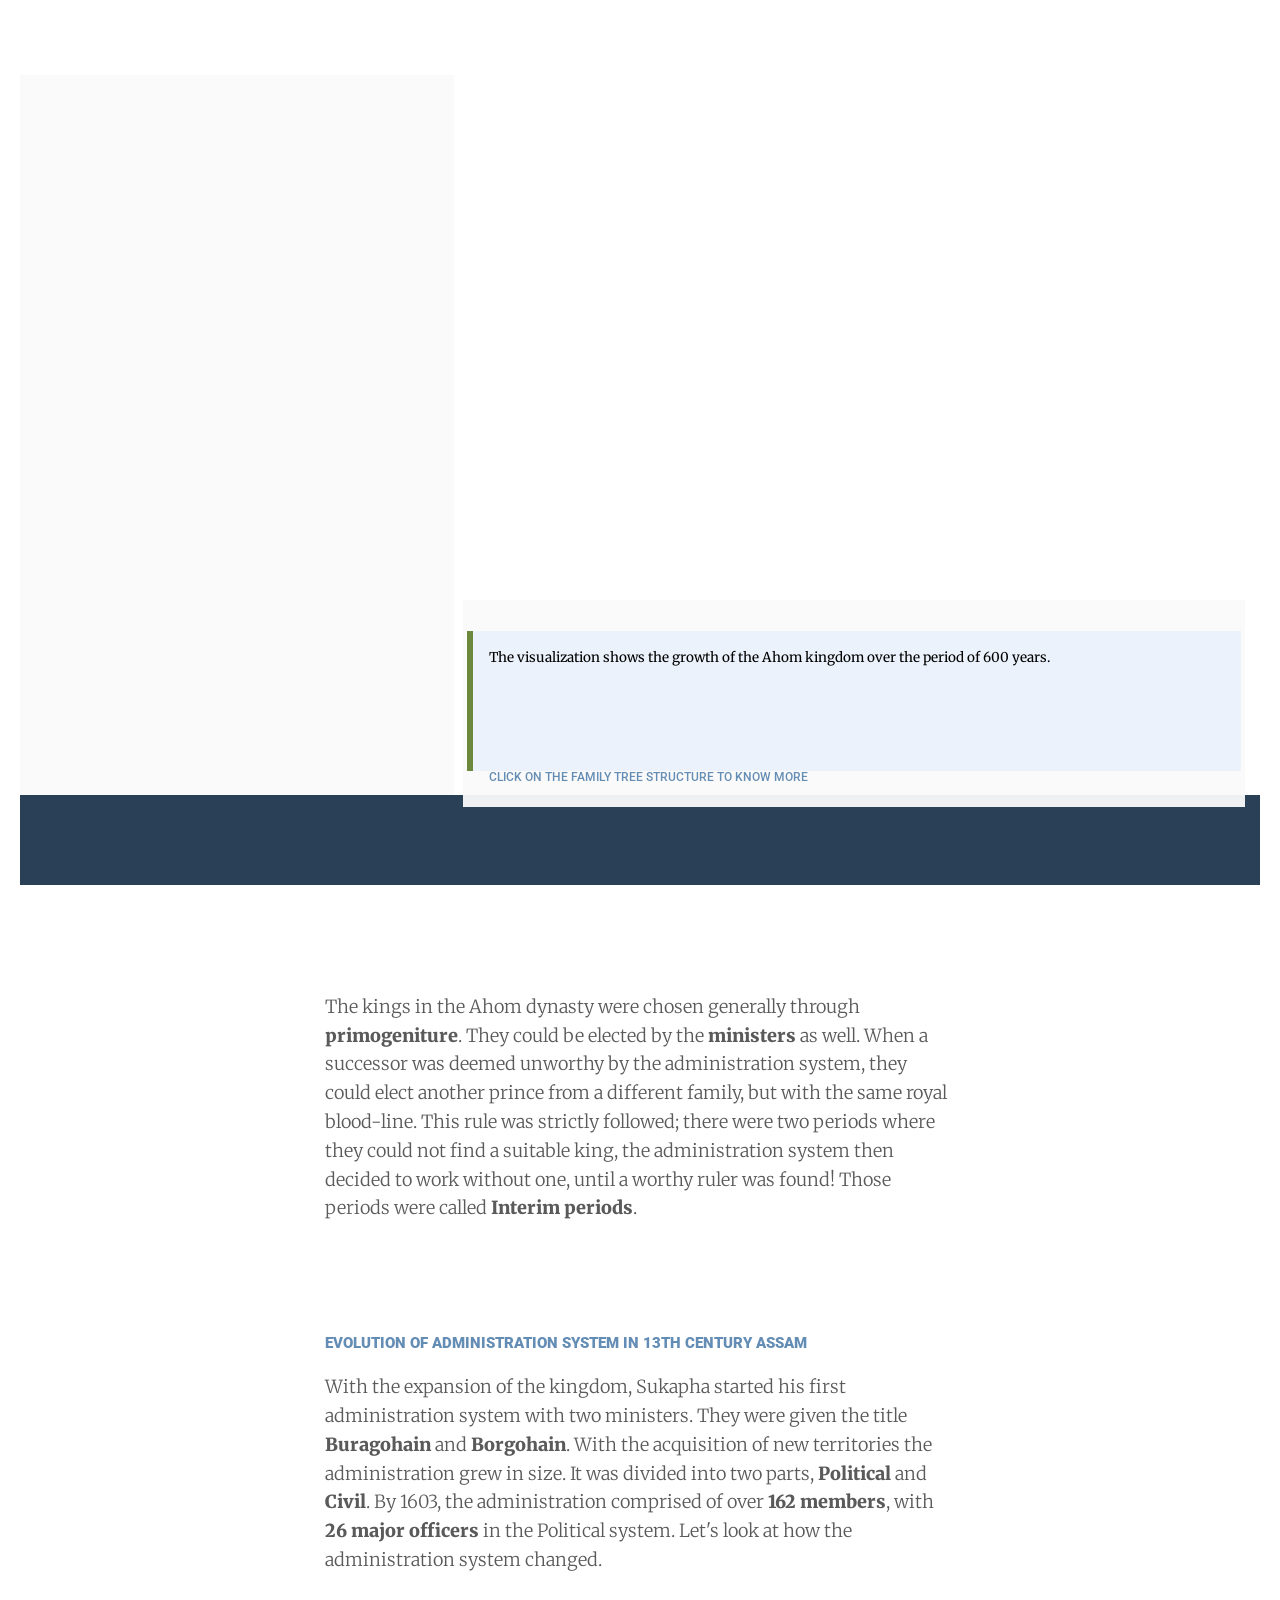
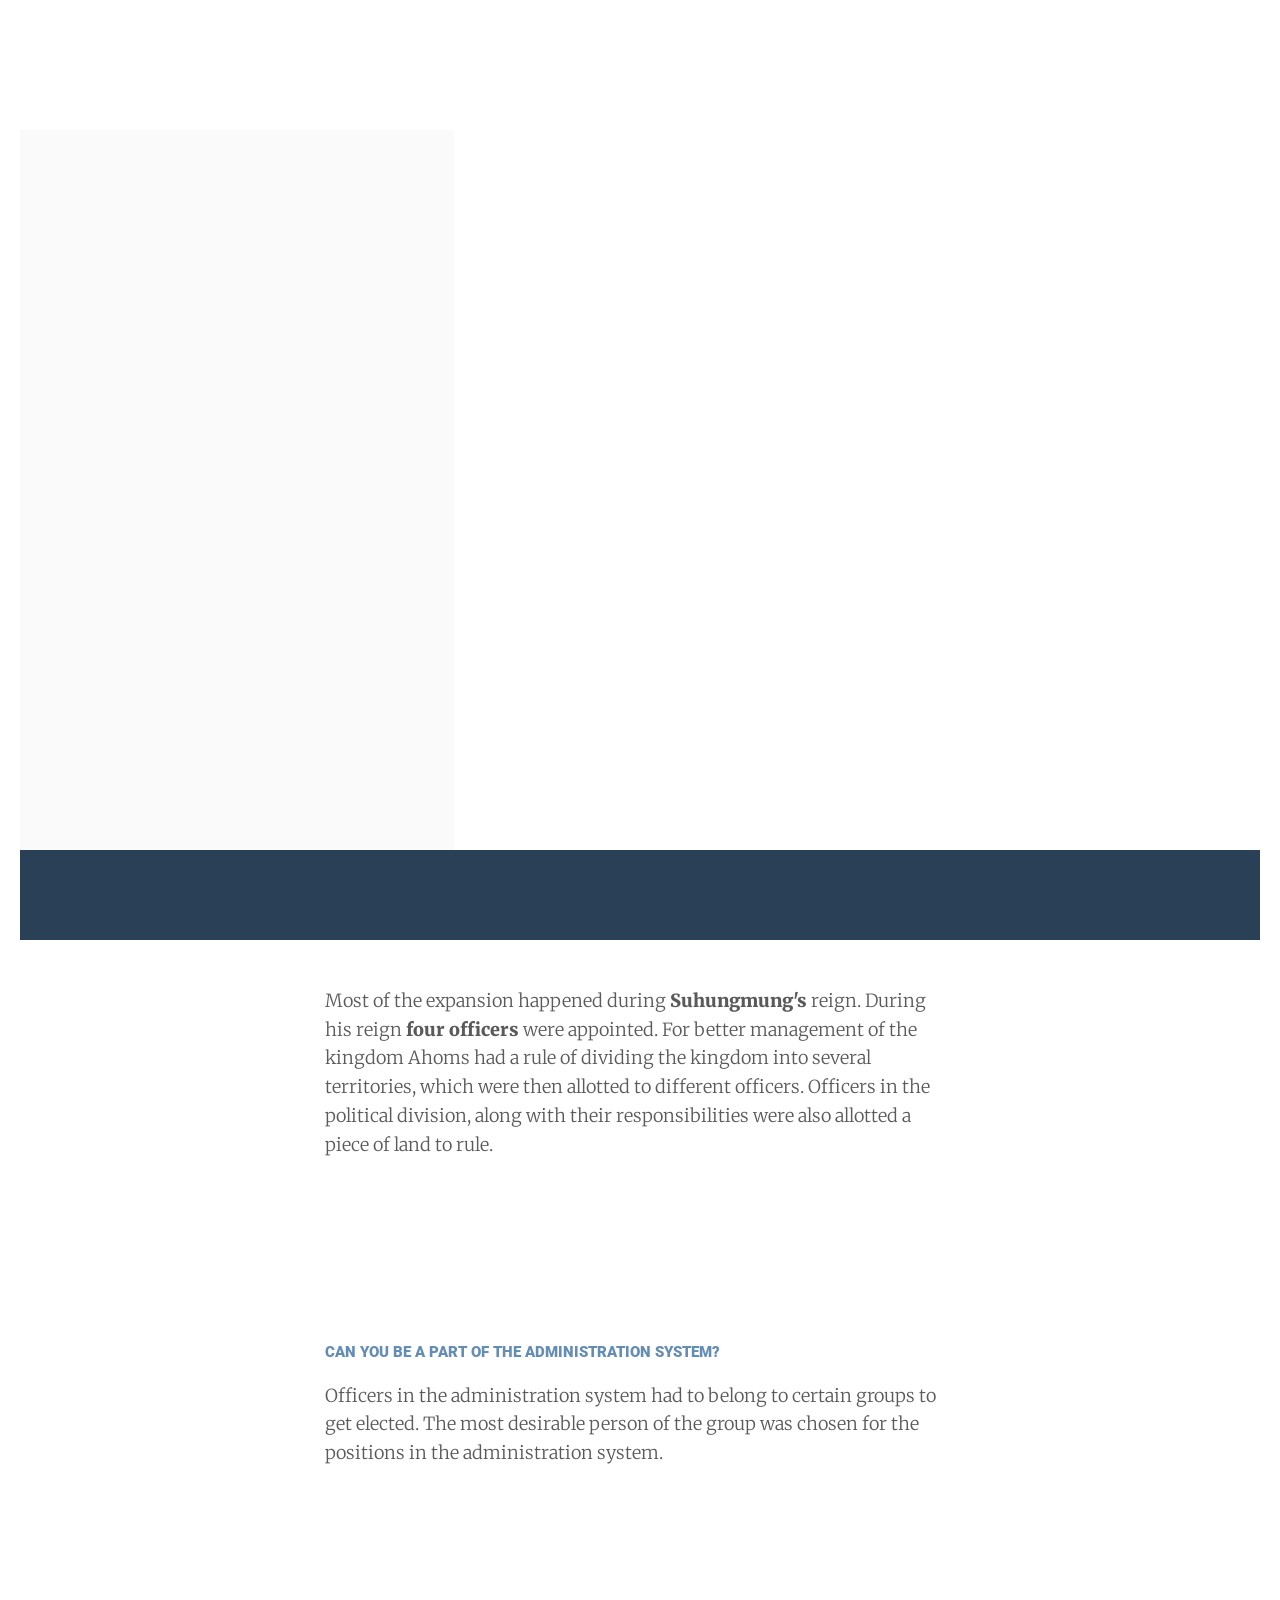
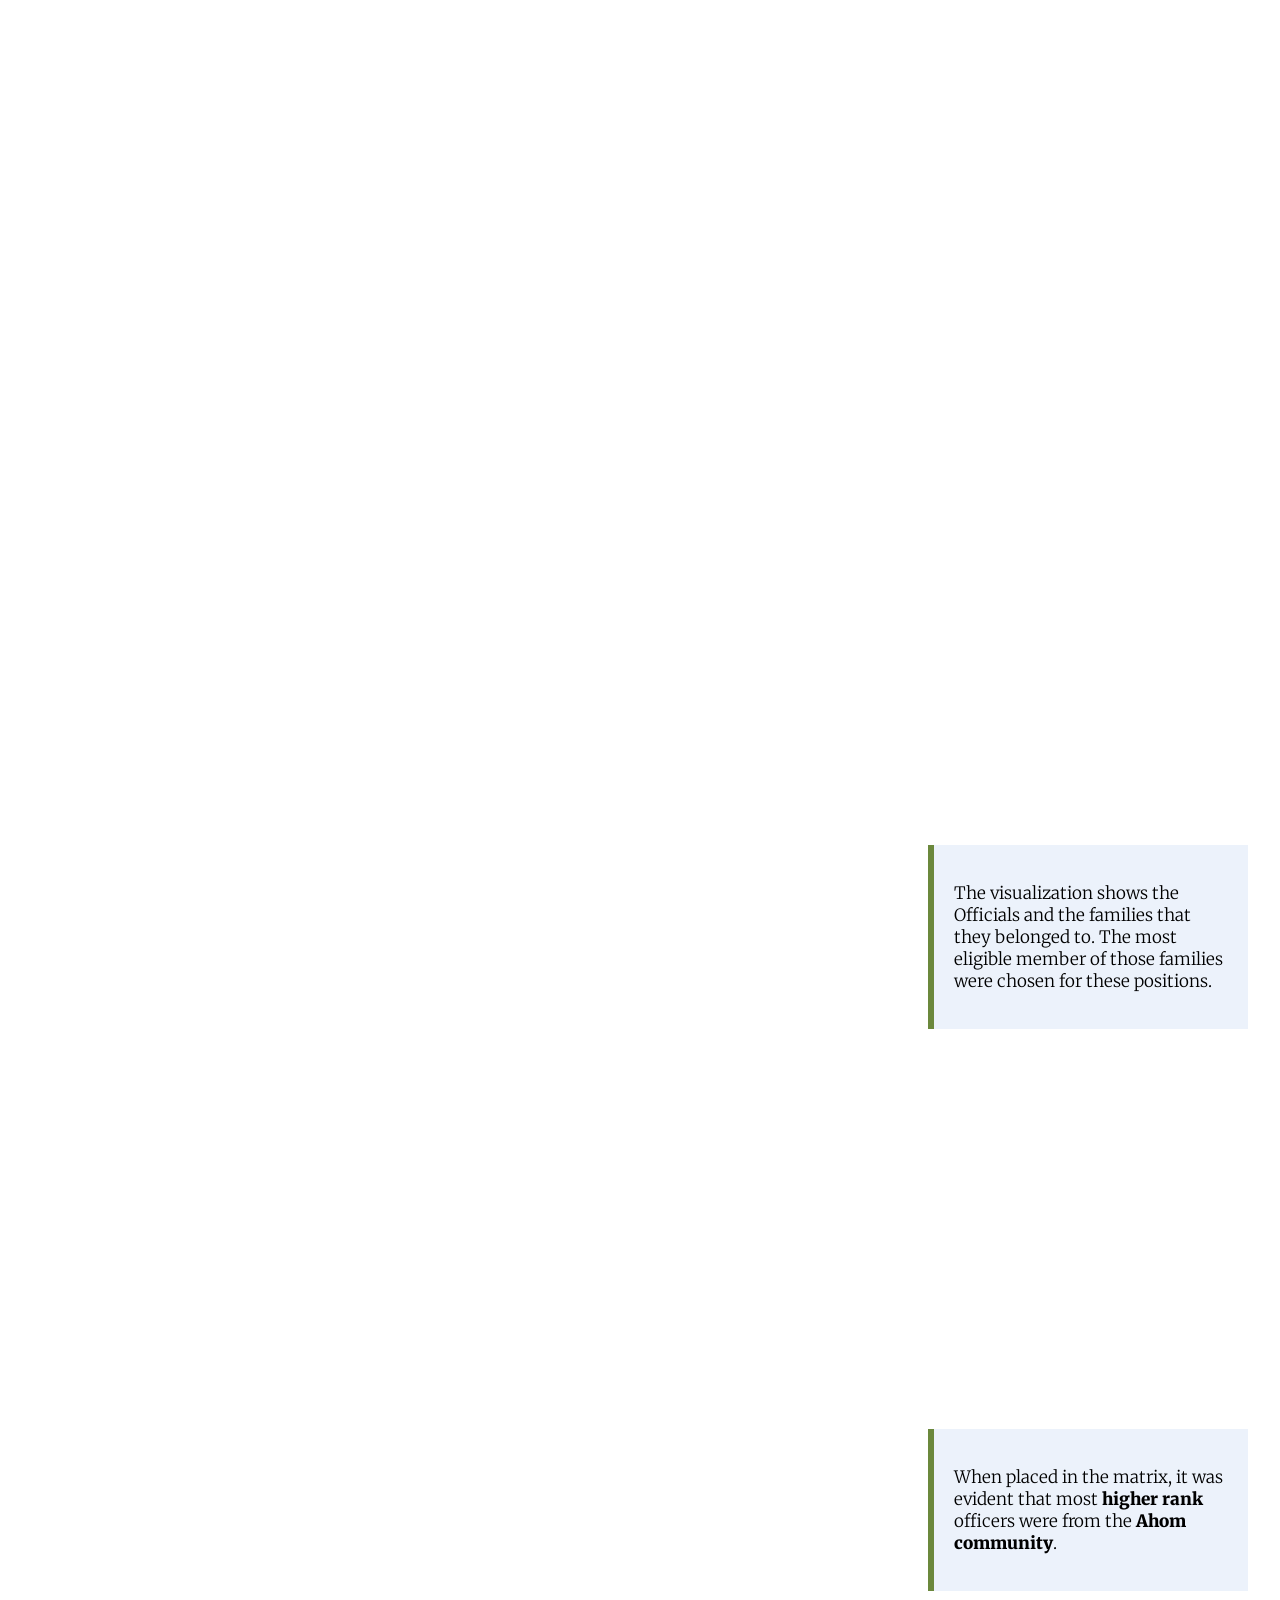
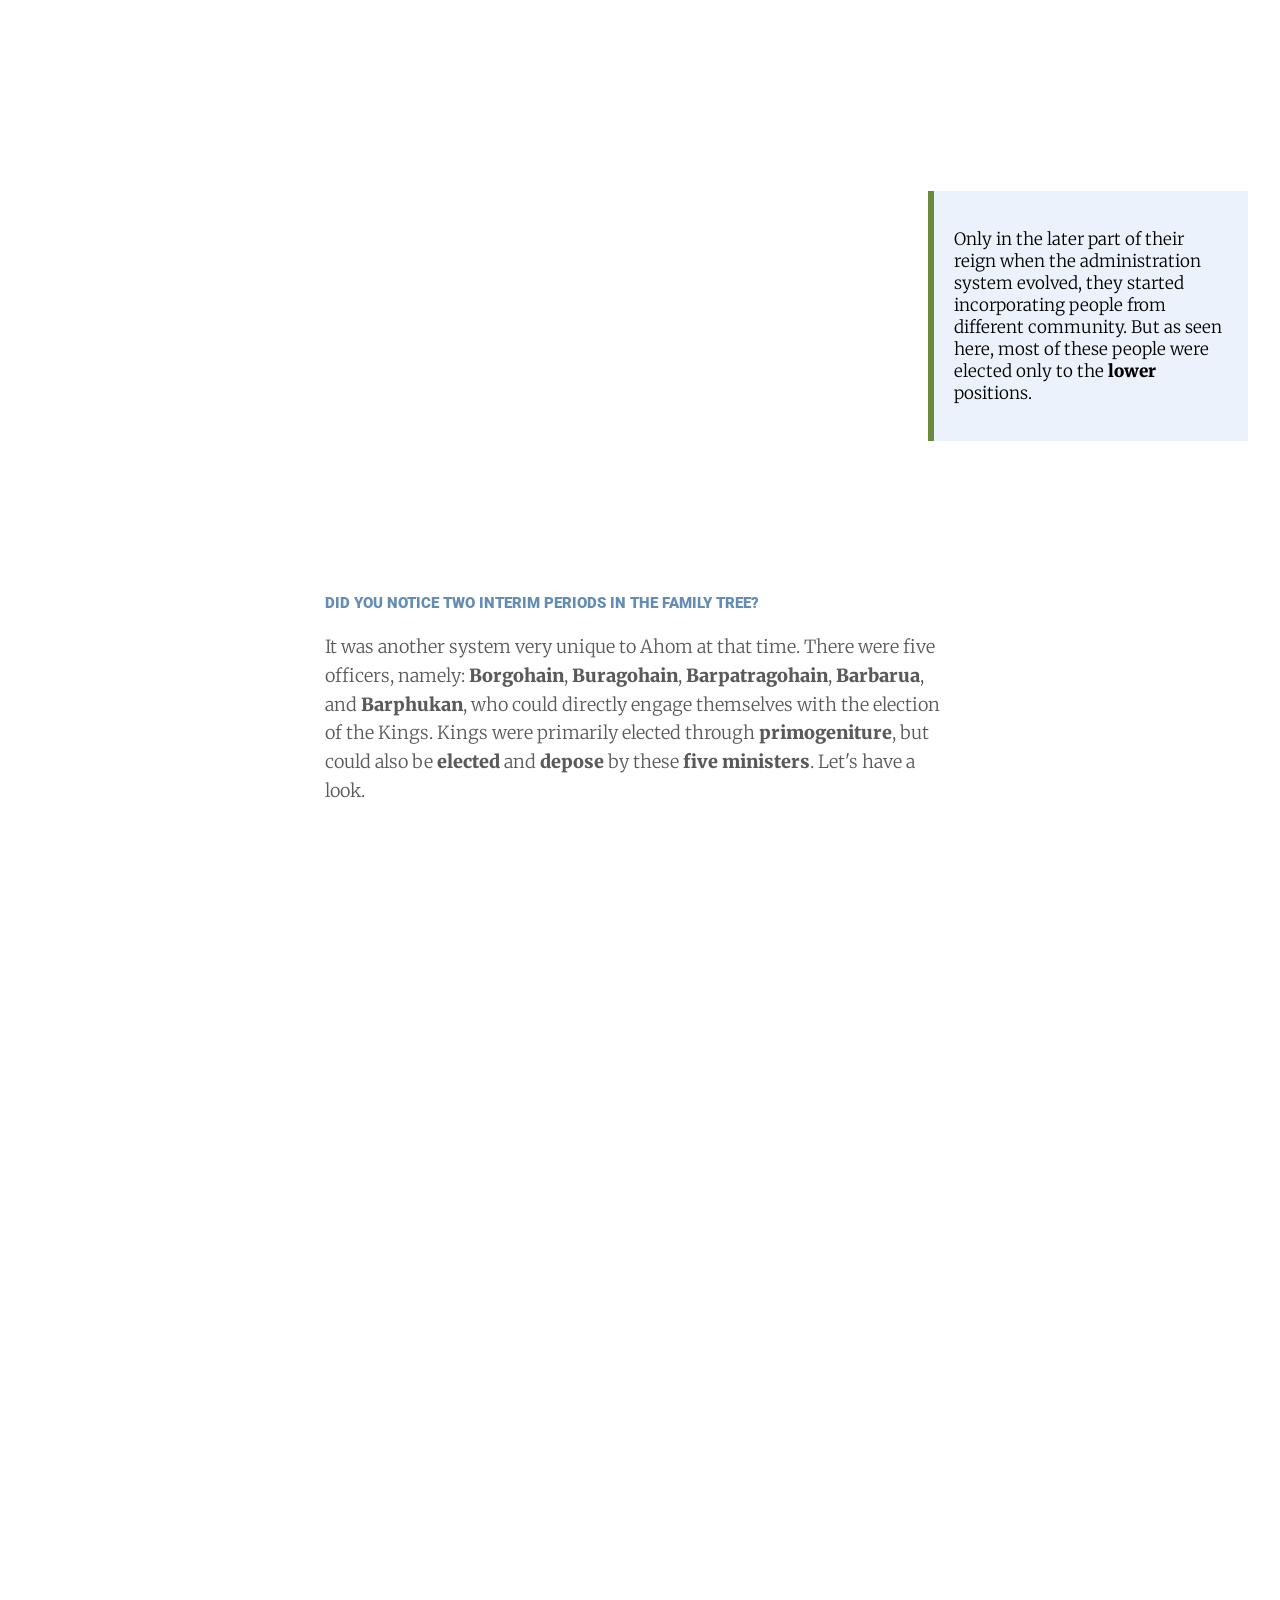
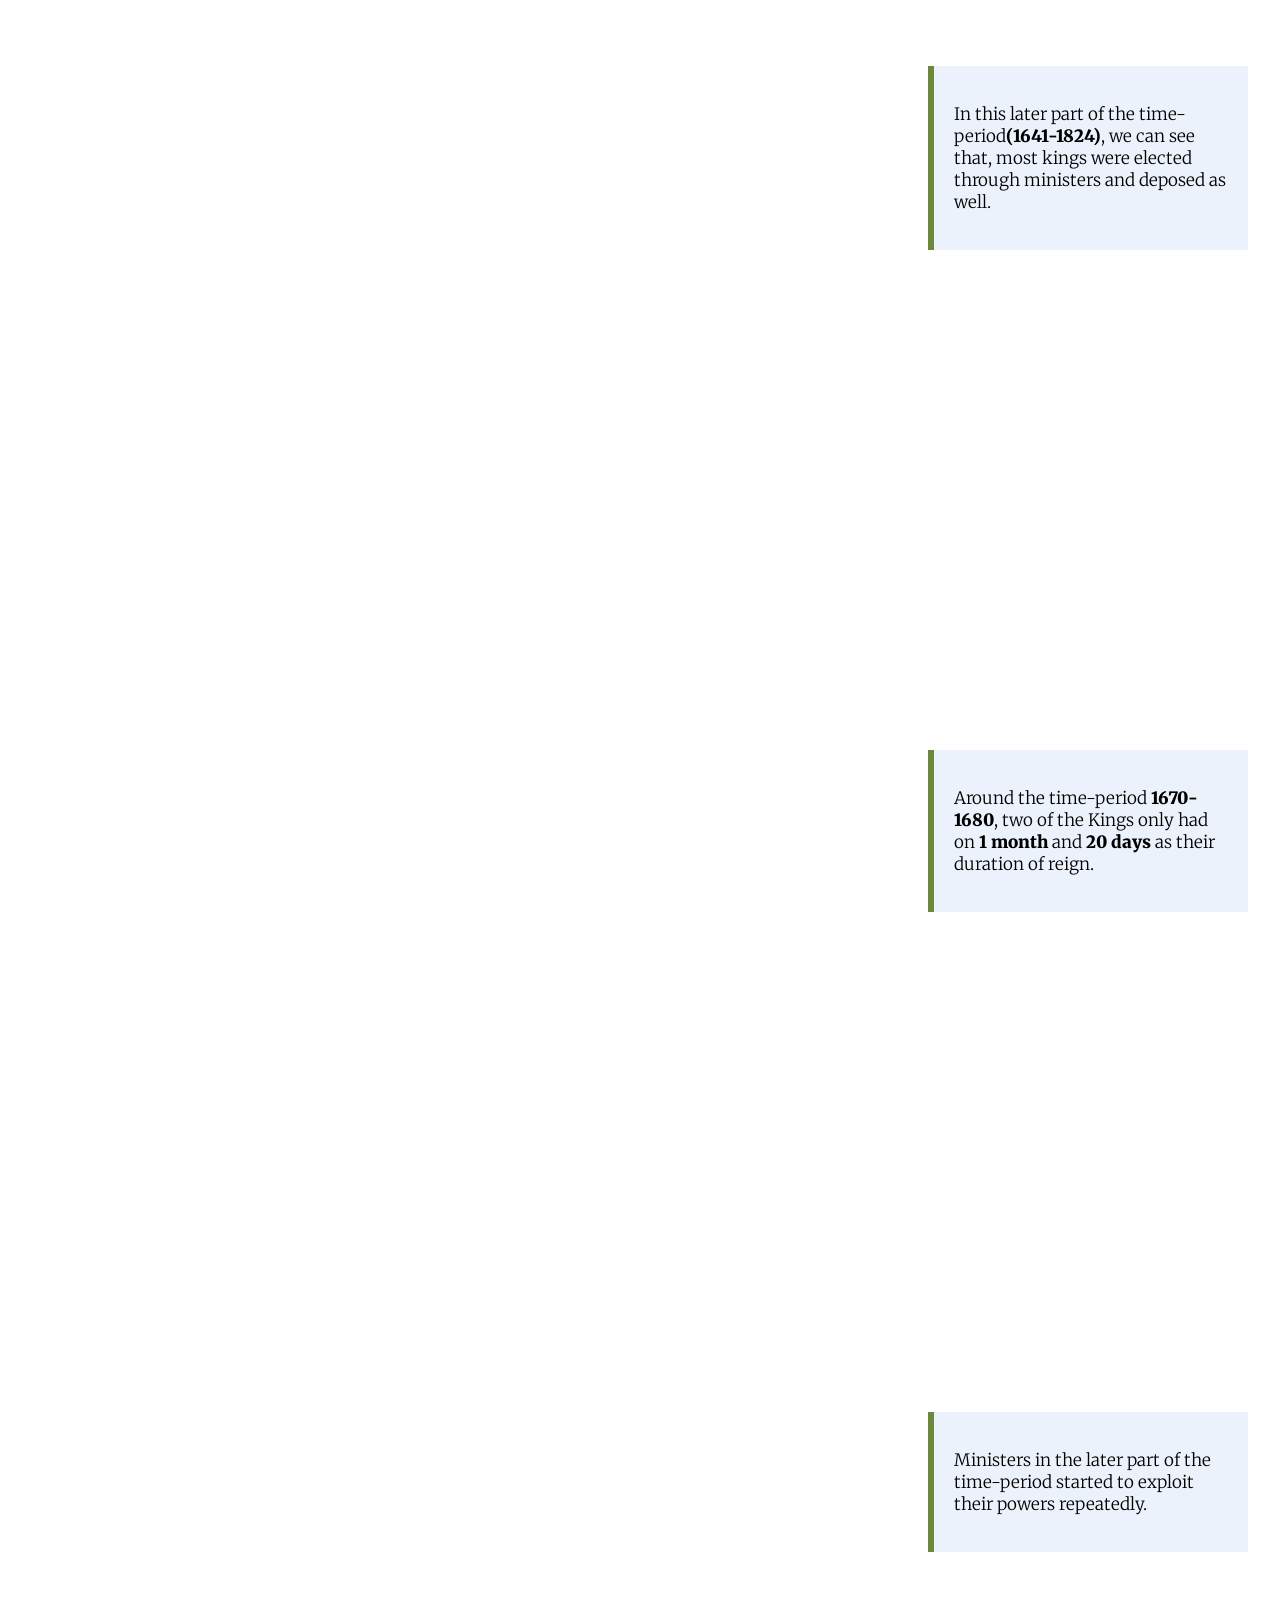
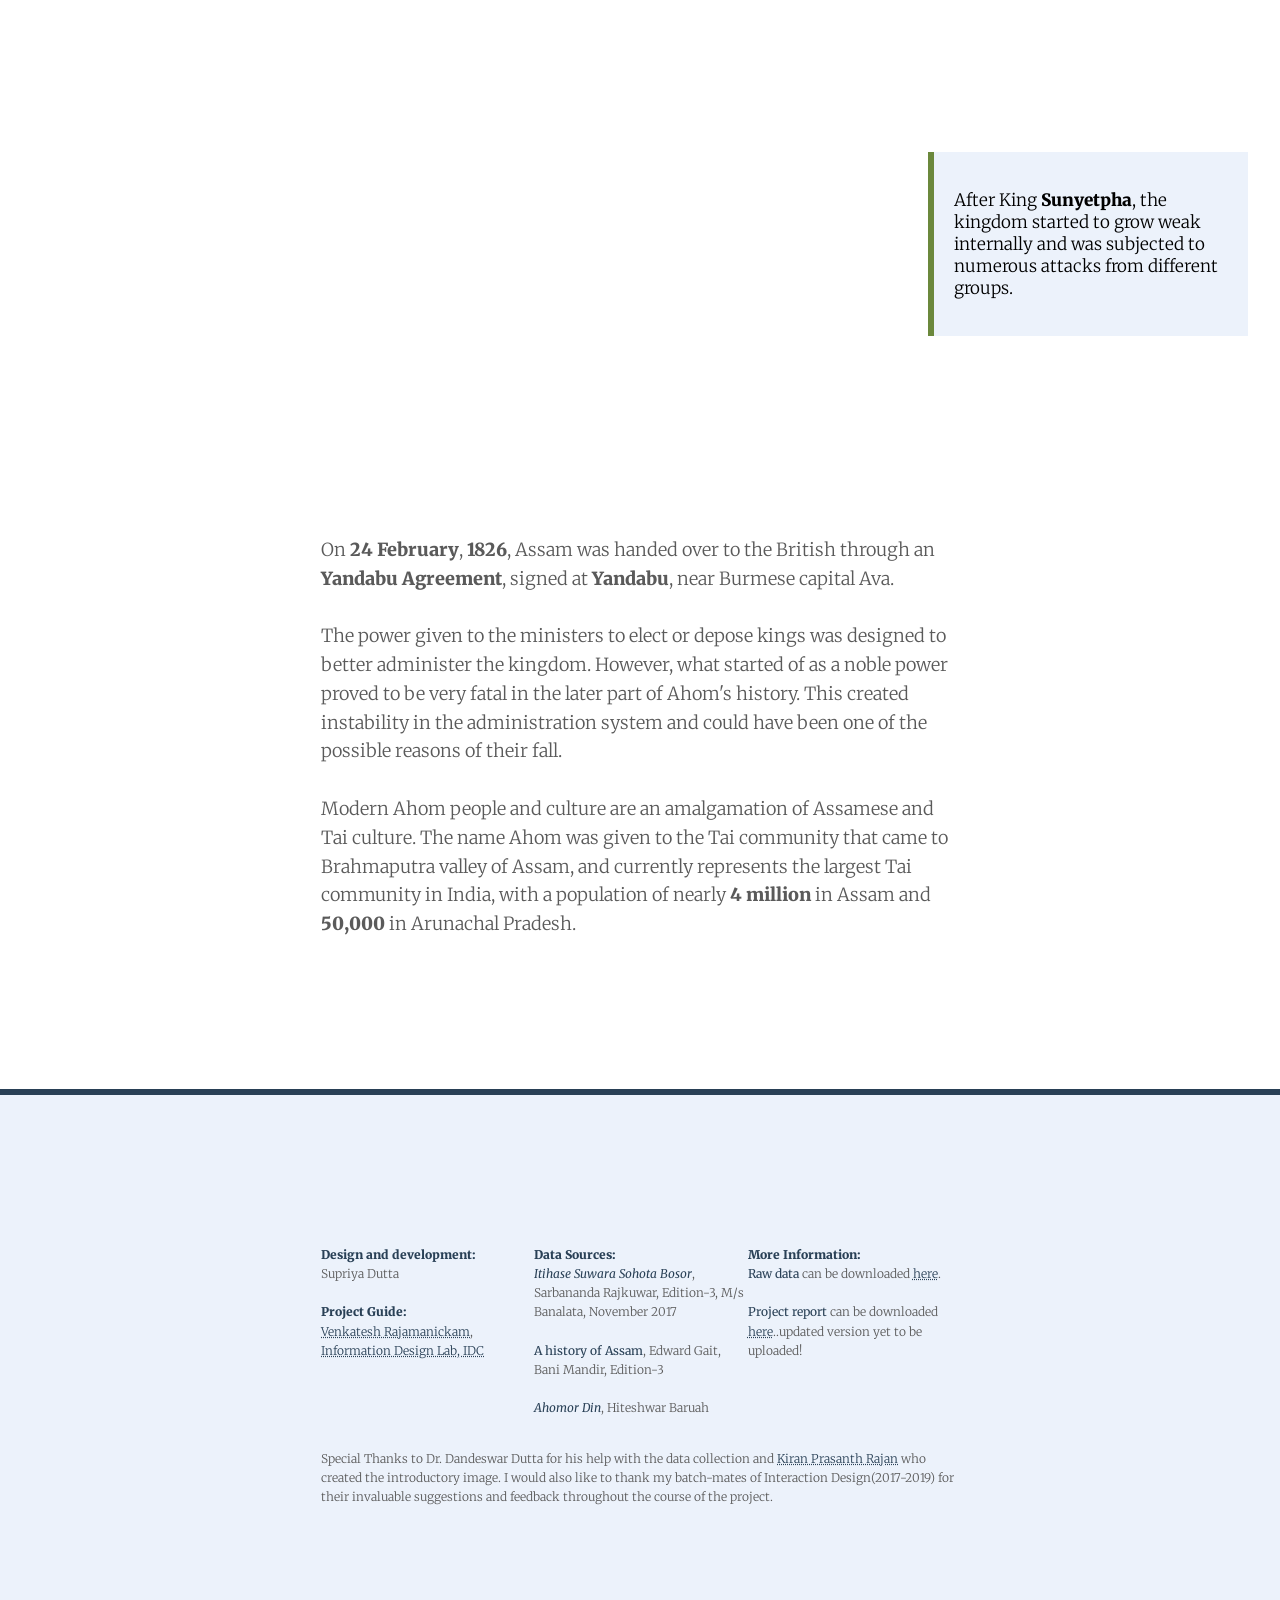
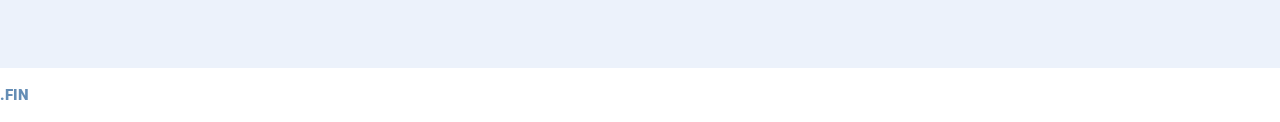
<file: upload/index.html>
<!DOCTYPE html>
<html lang="en" dir="ltr">
  <head>
    <meta charset="utf-8">
    <title></title>
    <link rel="stylesheet" href="https://fonts.googleapis.com/css?family=Playfair+Display:100,200,300,400,500,900|Merriweather:100,200,300,400,500,900|Roboto:100,200,300,400,500,900">
    <script src="https://ajax.googleapis.com/ajax/libs/jquery/3.3.1/jquery.min.js"></script>
    <script src="https://d3js.org/d3.v5.min.js"></script>
    <meta name='viewport' content='initial-scale=1,maximum-scale=1,user-scalable=yes' />
    <script src='https://api.tiles.mapbox.com/mapbox-gl-js/v0.51.0/mapbox-gl.js'></script>
    <script type="text/javascript" src="map.js"></script>
    <script type="text/javascript" src="maplayers.js"></script>

<!-- datasets -->
    <script type="text/javascript" src="administration_data2.js"></script>
    <script type="text/javascript" src="election_data.js"></script>
		<script type="text/javascript" src="depose_data.js"></script>
    <script type="text/javascript" src="maps_timeline_data.js"></script>
    <script type="text/javascript" src="family_data1.js"></script>
<!--css_files-->

    <link rel="stylesheet" href="master.css">
    <link rel="stylesheet" href="administration_timeline.css">
    <link rel="stylesheet" href="map_style.css">
    <link href='https://api.tiles.mapbox.com/mapbox-gl-js/v0.49.0/mapbox-gl.css' rel='stylesheet' />
    <link rel="stylesheet" href="admin_map_css.css">
    <link rel="stylesheet" href="family_css.css">


  </head>
  <style media="screen">
.fixed_anchors
{
  position: fixed;
  width:50px;
  left:0;
  top:0;
}


  </style>
  <body id="body_i">

    <div class="body_elements">


<!--insignia-->

<!--title-->




<div class="firstpage" id="home">
<div class="space5"></div>


    <div class="firstimage wrapper131">
      <div class=""></div>
      <div ><a href="https://en.wikipedia.org/wiki/Kareng_Ghar" title="Kareng Ghar, Sivsagar, Assam" target="_blank"><img src="map_final.png"  alt="Kareng ghar(palace), Sivsagar, Assam" /></a>



      </img>
      </div>
      <div class=""></div>
    </div>
<div class="space3">

</div>
    <div class="wrapper121 ">
      <div class=""></div>
          <div class=font_viz>DATA NARRATIVE STORY</div>
      <div class=""></div>
    </div>
    <div class="font_title">
    <span class="bold500">  600</span> years of Ahom Kingdom
    </div>
    <div class="wrapper121 ">
      <div class=""></div>
      <div class="title">
        <div class="font_sub">by <span class="bold500">Supriya Dutta</span></div>

      </div>
      <div class=""></div>
    </div>

</div>





<!--introduction-->
<!-- <div class="space10"></div> -->
<!-- <div class="space10title"></div>
<div class="space10title"></div> -->
<div class="space10"></div>

<div class="wrapper1121" id="introduction">
  <div class="">

  </div>
  <!-- <div class="">

  </div> -->
  <div class="font_subtext">
<!-- <span class="bold500">Ahoms</span><br> -->
<div class="space3"></div>
<p class="">"600 years of Ahom Kingdom" is an interactive story narrative designed primarily to understand the Ahom Kingdom through data-visualizations. The primary topics explored here are the Kings, successors, kingdom and the administration system that shaped 600 glorious years.
</p>
  <!-- Ahoms had a successful reign of <span class='bold500'>600 years</span>, from <span class='bold500'>1228</span> to <span class='bold500'>1824</span>. Let's look into the family members of Sukapha and his successors who made the kingdom. -->
  </div>
  <div class=""></div>
</div>

<div class="wrapper1121" id="introduction">
  <div class="">

  </div>
  <!-- <div class="">

  </div> -->
  <div class="font_body">
<!-- <span class="bold500">Ahoms</span><br> -->
<div class="space5"></div>
<p class="">Ahoms were the descendants of <span class='bold500'>Shan</span> or <span class='bold500'>Tai race</span>, who came to the <span class='bold500'>Brahmaputra Valley of North East</span> during <span class='bold500'>13<sup>th</sup> </span>century. With glorious <span class='bold500'>600 years</span> they entail a very important part in the Assamese history. <br><br>
  The first king, <span class='bold500'>Sukapha </span>came to Assam from <span class='bold500'>Mungmao</span>, currently in Yunan province of China. He left Mungmao with a group of nine hundred soldiers, fifteen elite members, two elephants and three hundred horses. On his way to the Brahmaputra valley of Assam, he conquered Khamjang area of Nagaland. He occupied  Namrup, Tipam, areas between Disang and Dikhow River and areas occupied by Moran and Borahi communities. He extended the state to the Namdang River in the west direction.
  In <span class='bold500'>1253</span>, he established his capital at <span class='bold500'>Charaidau</span>, <span class='bold500'>Assam</span>. <br>
</p>
  <!-- Ahoms had a successful reign of <span class='bold500'>600 years</span>, from <span class='bold500'>1228</span> to <span class='bold500'>1824</span>. Let's look into the family members of Sukapha and his successors who made the kingdom. -->
  </div>
  <div class=""></div>
</div>

<div class="space5"></div>
<div class="wrapper1121" id="admin">
  <div class=""></div>

  <div class="font_subtitles">

FAMILY TREE OF AHOMS
  </div>
  <div class=""></div>
</div>
<div class="wrapper1121">
  <div class="">

  </div>
  <!-- <div class="font_subtitles">
Family tree of Ahoms
  </div> -->
  <div class="font_body">
Ahoms had a successful reign of <span class='bold500'>600 years</span>, from <span class='bold500'>1228</span> to <span class='bold500'>1824</span>. Let's look into the family members of Sukapha and his successors who made the kingdom.
<br>
<br>

<div class="Jumbo_fig2">
  <div class="">
    <div class="jumbofig">
      39<br><div class="font_subtitles">
      Kings
      </div>
    </div>
  </div>
  <div class="">
    <div class="jumbofig">
      600<br><div class="font_subtitles">
        Years of Reign
      </div>
    </div>

  </div>
</div>
  </div>
  <div class=""></div>
</div>


<!--family tree-maps-->
<div class="space5"></div>
<!-- <div class="space10"></div> -->
<div id="fam_viz">

<!-- </div> -->

<div id='map_fam' class="map_class relative">
  <div id="family" class="absolute_fam"></div>
  <div class="absolute_introFam" >
    <div class="fam_lezend" id="fam_lezend"></div>
    <p class="fam_intro_class"  id="fam_intro">The visualization shows the growth of the Ahom kingdom over the period of 600 years.<br>
      <span class="font_clickmore" style=>CLICK ON THE FAMILY TREE STRUCTURE TO KNOW MORE</span>
    </p>

  </div>
</div>
<script type="text/javascript" src="map_script_fam.js"></script>

<div id="family_timeperiod"></div>
</div>




<script type="text/javascript" src="family_script.js"></script>



</div>
<!--administration-->

<div class="space5"></div>
<!-- <div class="space5"></div> -->
<div class="wrapper1121" id="admin">
  <div class=""></div>
  <!-- <div class="">

  </div> -->
  <div class="font_body">
<!-- <div class="font_subtitles">
AHOM ADMINISTRATION SYSTEM
</div> -->
<p>
The kings in the Ahom dynasty were chosen generally through <span class='bold500'>primogeniture</span>. They could be elected by the <span class='bold500'>ministers</span> as well. When a successor was deemed unworthy by the administration system, they could elect another prince from a different family, but with the same royal blood-line. This rule was strictly followed; there were two periods where they could not find a suitable king, the administration system then decided to work without one, until a worthy ruler was found! Those periods were called <span class='bold500'>Interim periods</span>.

</p>
  </div>
  <div class=""></div>
</div>












    <!-- administration introduction -->
<div class="space5"></div>
<!-- <div class="space5"></div> -->
<div class="wrapper1121" id="admin">
  <div class=""></div>

  <div class="font_subtitles">

EVOLUTION OF ADMINISTRATION SYSTEM IN 13TH CENTURY ASSAM
  </div>
  <div class=""></div>
</div>

<div class="wrapper1121" id="admin">
  <div class=""></div>
  <!-- <div class="font_subtitles">
    <p>Evolution Of the Administration System <br>in the 13<sup>th</sup> Century Assam </p>

  </div> -->
  <div class="font_body">
<!-- <div class="font_subtitles"> -->
<p>With the expansion of the kingdom, Sukapha started his first administration system with two ministers. They were given the title <span class='bold500'>Buragohain</span> and <span class='bold500'>Borgohain</span>. With the acquisition of new territories the administration grew in size. It was divided into two parts, <span class='bold500'>Political</span> and <span class='bold500'>Civil</span>. By 1603, the administration comprised of over <span class='bold500'>162 members</span>, with <span class='bold500'>26 major officers</span> in the Political system. Let's look at how the administration system changed.</p>


  </div>
  <div class=""></div>
</div>


<!-- administration timeline viz -->
<div class="space5"></div>
<div class="space3"></div>
<div id="adm_sys_timeline">


<div class="wrapper">

    <div class="map_class relative" id="map_adm">
      <script type="text/javascript" src="map_script.js"></script>
      <div class="adm_evolution">
        <div id="viz_administration_timeline" class="viz_administration_timeline_class absolute_adm"></div>
        <div id="mySidenav" class="sidenav">
          <a href="javascript:void(0)" class="closebtn" onclick="closeNav()">&times;</a>
          <p class="text_col" id="text_officers">information about offic erszsxdcfv gbhnjcftdxrze  rzsxdcfvg bhnjmkx dcfvgbhn jzxdcfvgbhn zsxdcfvgb hnj</p>
        </div>
      </div>


    </div>
<div id="timeperiod" class="admin_timeline_timeperiod"></div>
</div>

<script type="text/javascript" src="administration_timeline.js"></script>
<script type="text/javascript" src="admin_map_script.js"></script>


  </div>



    <div class="space3"></div>
    <div class="wrapper1121" id="admin">
      <div class=""></div>

      <div class="font_body">

    Most of the expansion happened during <span class='bold500'>Suhungmung's</span> reign. During his reign <span class='bold500'>four officers</span> were appointed. For better management of the kingdom Ahoms had a rule of dividing the kingdom into several territories, which were then allotted to different officers. Officers in the political division, along with their responsibilities were also allotted a piece of land to rule.

      </div>
      <div class=""></div>
    </div>



<!-- administartion_description -->
<!-- <div class="space5"></div> -->
<!-- <div class="space5"></div> -->
<!-- <div class="space3"></div>
<div class="wrapper1121" id="admin">
  <div class=""></div>

  <div class="font_subtitles">

WHO WERE IN THE ADMINISTRATION SYSTEM?
  </div>
  <div class=""></div>
</div>
<div class="wrapper1121" id="admin">
  <div class=""></div>

  <div class="font_body">
  <p>By <span class='bold500'>17th century</span>, the administration system of Ahoms was fully developed. There were around 162 officers in the administration system, with the political part consisting of 26 officers. Each of them were given different powers and responsibilities. Let's look into it in details.</p>
  </div>
  <div class=""></div>
</div> -->

<!-- administartionviz -->

<!-- <div class="space5"></div>
<div class="space3"></div>
<div id="adm_sys">


<div class="wrapper4">
  <div class=""></div>

  <div id="viz_administration" class="viz_administration_class">
  </div>
<div id="administration_officers_info" class="font_body admin_info">
Political part of the administration system had <span class="bold500">26 officials</span>, each with different powers and responsibilities. Here they are arranged according to the political hierarchy followed in the Ahom system.
<br><br><br>  <span class="font_clickmore2" >CLICK ON THE FAMILY TREE STRUCTURE TO KNOW MORE</span>


</div>

<div class=""></div>
</div>

<script type="text/javascript" src="administration_script.js"></script>
</div> -->












<!-- election into?? -->
<div class="space5"></div>
<div class="space5"></div>
<div class="wrapper1121" id="admin">
  <div class=""></div>

  <div class="font_subtitles">

CAN YOU BE A PART OF THE ADMINISTRATION SYSTEM?
  </div>
  <div class=""></div>
</div>
<!-- <div class="space5"></div> -->
<div class="wrapper1121" id="fam_election">
  <div class=""></div>

  <div class="font_body">
<p>Officers in the administration system had to belong to certain groups to get elected. The most desirable person of the group was chosen for the positions in the administration system. </p>



  </div>
  <div class=""></div>
</div>


<!--election-->

<div class="space5"></div>
<div class="space3"></div>
<div class='scrolly'>

<!-- sticky graphic -->
<figure class='sticky' id="sticky_id">
  <!-- chart stuff in here -->
  <div id="viz_election" class="viz_election_class">	</div>
  <script type="text/javascript" src="election_script1.js"></script>
</figure>

<!-- step text -->
<article>

  <div class='step steps_font' data-index='0'>
    <p>The visualization shows the Officials and the families that they belonged to. The most eligible member of those families were chosen for these positions. </p>

  </div>
  <div class='step steps_font step3' data-index='1'>

    <p>When placed in the matrix, it was evident that most <span class='bold500'>higher rank</span> officers were from the <span class='bold500'>Ahom community</span>.</p>
  </div>
  <div class='step steps_font step4' data-index='2'>
    <!-- xdfcgvhbjnkml,; -->
    <p>Only in the later part of their reign when the administration system evolved, they started incorporating people from different community. But as seen here, most of these people were elected only to the <span class='bold500'>lower </span>positions.</p>
  </div>
  <!-- <div class='step' data-index='3'> -->
    <!-- xdfcgvhbjnkml, -->
    <!-- <p></p> -->
  <!-- </div> -->
  <!-- ...more steps -->
</article>

</div>

<script src='enterview.js'></script>
<script>
enterView({
selector: ('.step'),
offset: 0.6,
enter: el => {
  const index = +d3.select(el).attr('data-index');
  updateChart(index);
},
exit: el => {
  let index = +d3.select(el).attr('data-index');
  index = Math.max(0, index - 1);
  updateChart(index);
}
});

function make_shit_(){
svg_election
        .append("g")
        .append("rect")
        .attr("id","rect_election_shadow")
        .attr("x",election_xScale(fam[1]))
        .attr("y",election_yScale(positions[0]))
        .attr("width",(election_xScale(fam[1])-election_xScale(fam[0]))*12+25)
        .attr("height",election_yScale(positions[positions.length-1])+election_yScale(positions[1])-election_yScale(positions[0]))
        .attr("fill","black")
        // .attr("stroke","#768c27")
        // .attr("stroke-width",5)
        .attr("transform","translate("+election_padding/1.5+","+election_padding/2+")")
        // .transition()
        .attr("opacity",0);

svg_election
        .append("g")
        .append("rect")
        .attr("id","rect_election_marker")
        .attr("x",election_xScale(fam[0]))
        .attr("y",election_yScale(positions[0]))
        .attr("width",election_xScale(fam[1])-election_xScale(fam[0]))
        .attr("height",election_yScale(positions[positions.length-1])+election_yScale(positions[1])-election_yScale(positions[0]))
        .attr("fill","none")
        .attr("stroke",green_col_election)
        .attr("stroke-width",5)
        .attr("opacity",0)
        .attr("transform","translate("+election_padding/1.5+","+election_padding/2+")");
}

function updateChart(index)
{
if(index==0)
{
  if(d3.selectAll("#rect_election_marker"))
  d3.select("#rect_election_marker")
  .transition()
  .attr("opacity",0)
  .transition()
  .remove();
  if(d3.selectAll("#rect_election_shadow"))
  d3.selectAll("#rect_election_shadow")
  .transition()
  .attr("opacity",0)
  .transition()
  .remove();
}
if(index==1)
{
  make_shit_();

  d3.selectAll("#rect_election_shadow")
  .transition()
  .attr("opacity",0.3);

  d3.select("#rect_election_marker")
  .transition()
  .attr("opacity",1);


}
}
</script>
<!--family interim-->


<!-- depose into?? -->
<!-- <div class="space10"></div> -->
<div class="wrapper1121" id="admin">
  <div class=""></div>

  <div class="font_subtitles">

DID YOU NOTICE TWO INTERIM PERIODS IN THE FAMILY TREE?
  </div>
  <div class=""></div>
</div>
<div class="wrapper1121" id="fam_election">
  <div class=""></div>

  <div class="font_body">
<p>It was another system very unique to Ahom at that time. There were five officers, namely: <span class='bold500'>Borgohain</span>, <span class='bold500'>Buragohain</span>, <span class='bold500'>Barpatragohain</span>, <span class='bold500'>Barbarua</span>, and <span class='bold500'>Barphukan</span>, who could directly engage themselves with the election of the Kings. Kings were primarily elected through <span class='bold500'>primogeniture</span>, but could also be <span class='bold500'>elected</span> and <span class='bold500'>depose</span> by these <span class='bold500'>five ministers</span>. Let's have a look. </p>

  </div>
  <div class=""></div>
</div>







<!--depose,election-->
<div class="space10">
</div>
<div class='scrolly'>

<!-- sticky graphic -->
<figure class='sticky' id="sticky_id">
	<!-- chart stuff in here -->
	<div class="viz_depose" id="viz_depose"></div>
	<div id="depose_legend"></div>
	<script type="text/javascript" src="depose_script.js"></script>
</figure>

<!-- step text -->
<article>
	<div class='step2 steps_font' data-index='0'>
		<p>In this later part of the time-period<span class='bold500'>(1641-1824)</span>, we can see that, most kings were elected through ministers and deposed as well.</p>

	</div>
	<div class='step2 steps_font' data-index='1'>
		<p>Around the time-period <span class='bold500'>1670-1680</span>, two of the Kings only had on <span class='bold500'>1 month</span> and <span class='bold500'>20 days</span> as their duration of reign.</p>

	</div>
	<div class='step2 steps_font step3' data-index='2'>
		<p>Ministers in the later part of the time-period started to exploit their powers repeatedly.
 </p>

	</div>
	<div class='step2 steps_font step4' data-index='3'>
<p>After King <span class='bold500'>Sunyetpha</span>, the kingdom started to grow weak internally and was subjected to numerous attacks from different groups.</p>
	</div><!--hide this div !!important-->
	<!-- ...more steps -->
</article>

</div>

<script type="text/javascript">
enterView({
	selector: ('.step2'),
	offset: 0.6,
	enter: el => {
		const index = +d3.select(el).attr('data-index');
		// updateChart(index);
		switch(index)
		{
			case 0:
      console.log(index);
			update();
			break;
			case 1:
      console.log(index);
			update2();
			break;
			case 2:
      console.log(index);
			update3();
			break;
		}
	},
	exit: el => {
		let index = +d3.select(el).attr('data-index');
		index = Math.max(0, index);
		// updateChart(index);
		switch(index)
		{
			case 0:
      // console.log(index);
			update_original();
			break;
			case 1:
      // console.log(index);
			update();
			break;
			case 2:
      // console.log(index);
			update2();
			break;

		}
	}
});
</script>
</div><!--body element-->
    <!-- </div> -->

    <!-- <div class="space10"></div> -->
    <!-- <div class="wrapper3" id="fam_election">
      <div class=""></div>
      <div class="font_body"> -->
    <!-- <span class="bold500">Interim period?</span><br> -->

  <!-- During the later part of history, they started exercising their powers more often which might have been one of the causes of their kingdom growing internally weak. -->

      <!-- </div>
      <div class=""></div>
    </div>
<div class="space10"></div>
<div class="space10"></div>
<div class="space10"></div>
<div class="space10"></div> -->
<!-- <div class="space5"></div> -->
<!-- <div class="space5"></div> -->
<!-- <div class="space5"></div> -->
<div class="wrapper121 font_body end">
  <div class=""></div>

  <div class="">
    On <span class='bold500'>24 February</span>, <span class='bold500'>1826</span>, Assam was handed over to the British through an <span class='bold500'>Yandabu Agreement</span>, signed at <span class='bold500'>Yandabu</span>, near Burmese capital Ava. <br><br>

The power given to the ministers to elect or depose kings was designed to better administer the kingdom. However, what started of as a noble power proved to be very fatal in the later part of Ahom's history. This created instability in the administration system and could have been one of the possible reasons of their fall.<br><br>

Modern Ahom people and culture are an amalgamation of Assamese and Tai culture. The name Ahom was given to the Tai community that came to Brahmaputra valley of Assam, and  currently represents the largest Tai community in India, with a population of nearly <span class='bold500'>4 million</span> in Assam and <span class='bold500'>50,000</span> in Arunachal Pradesh.
  </div>
  <div class=""></div>
</div>

<div class="wrapper121 end_col">
  <div class=""></div>

  <div class="">

<div class="wrapper111">
  <div class="">
    <span class="title_colophon">Design and development:</span><br> Supriya Dutta<br><br>
<span class="title_colophon">Project Guide:</span><br> <a class="links" href="https://twitter.com/venkatrajam">Venkatesh Rajamanickam</a>, <a class="links" href="http://info-design-lab.github.io/">Information Design Lab, IDC</a>
  </div>
  <div class="">
    <span class="title_colophon">Data Sources:</span><br>
     <span class="bookname"><em class='italics'>Itihase Suwara Sohota Bosor</em></span>, Sarbananda Rajkuwar, Edition-3, M/s Banalata, November 2017 <br><br>
<span class="bookname">A history of Assam</span>, Edward Gait, Bani Mandir, Edition-3 <br><br>
<span class="bookname"><em class='italics'>Ahomor Din</em></span>, Hiteshwar Baruah <br><br>
  </div>
  <div class="">
    <span class="title_colophon">More Information:</span><br>
    <span class="bookname">Raw data</span> can be downloaded <a class="links" href="https://github.com/supriyaDutta/ahom_data/blob/master/data_res.ods">here</a>.<br><br>
<span class="bookname">Project report</span> can be downloaded <a class="links" href="https://github.com/supriyaDutta/ahom_data/blob/master/ahom_kingdom.pdf">here</a>..updated version yet to be uploaded!<br><br>
  </div>
</div>
<div class="">
  <p>Special Thanks to Dr. Dandeswar Dutta for his help with the data collection and <a  class="links" href="http://www.kiranprasanth.in/">Kiran Prasanth Rajan</a> who created the introductory image. I would also like to thank my batch-mates of Interaction Design(2017-2019) for their invaluable suggestions and feedback throughout the course of the project.</p>
</div>
  </div>
  <div class=""></div>
</div>


<p class="font_subtitles" >.FIN</p>
  </body>
</html>
</file>
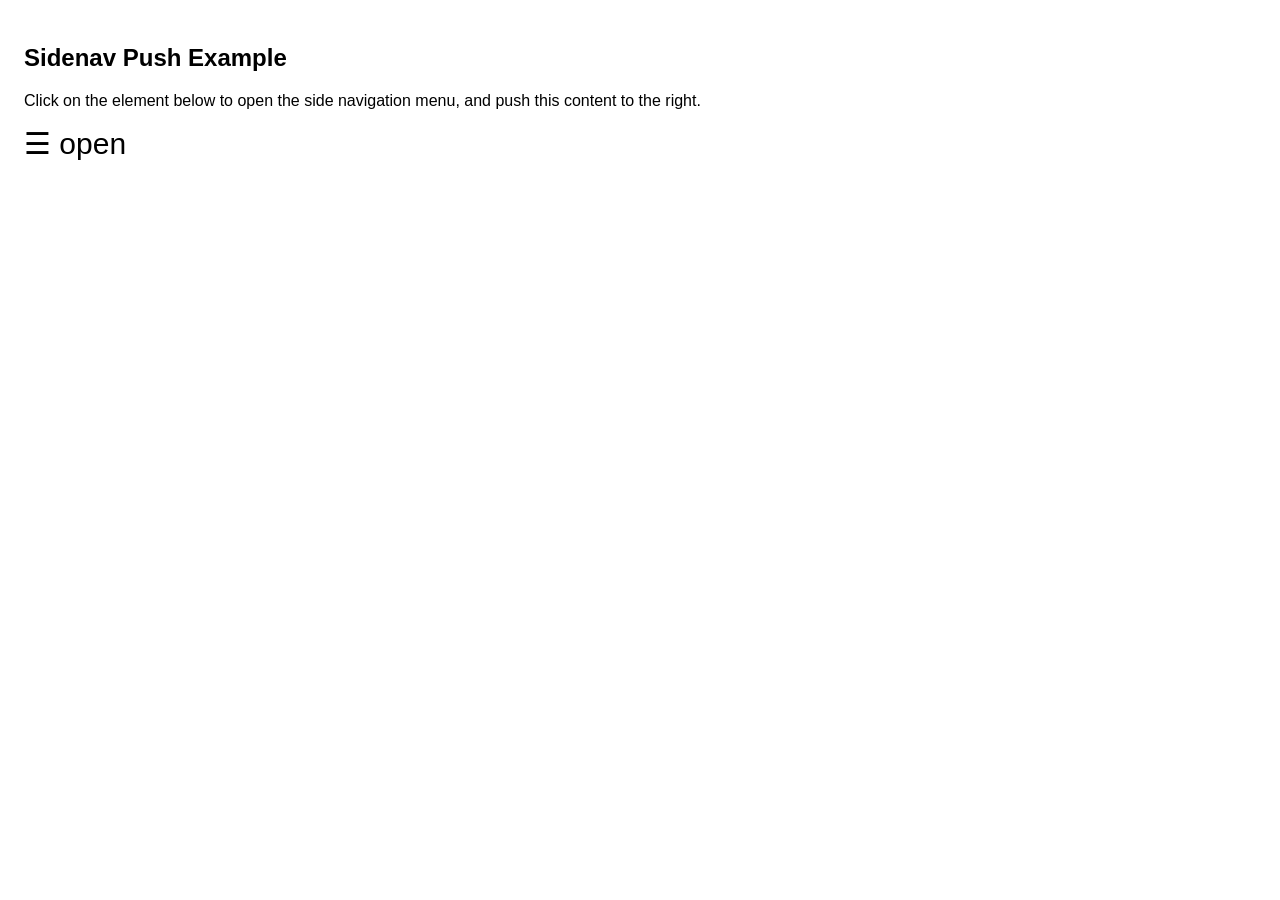
<file: code/sidenav.html>
<!DOCTYPE html>
<html>
<head>
<meta name="viewport" content="width=device-width, initial-scale=1">
<style>
body {
  font-family: "Lato", sans-serif;
}

.sidenav {
  height: 100%;
  width: 0;
  position: fixed;
  z-index: 1;
  top: 0;
  left: 0;
  background-color: #111;
  overflow-x: hidden;
  transition: 0.5s;
  padding-top: 60px;
}

.sidenav a {
  padding: 8px 8px 8px 32px;
  text-decoration: none;
  font-size: 25px;
  color: #818181;
  display: block;
  margin:20px;
  transition: 0.3s;
}

.sidenav a:hover {
  color: #f1f1f1;
}

.sidenav .closebtn {
  position: absolute;
  top: 0;
  right: 25px;
  font-size: 36px;
  margin-left: 50px;
}
.text_col
{
  padding:20px;
  margin:20px;
  color: rgb(250,250,250);
}

#main {
  transition: margin-left .5s;
  padding: 16px;
}

@media screen and (max-height: 450px) {
  .sidenav {padding-top: 15px;}
  .sidenav a {font-size: 18px;}
}
</style>
</head>
<body>

<div id="mySidenav" class="sidenav">
  <a href="javascript:void(0)" class="closebtn" onclick="closeNav()">&times;</a>
  <p class="text_col">information about offic erszsxdcfv gbhnjcftdxrze  rzsxdcfvg bhnjmkx dcfvgbhn jzxdcfvgbhn zsxdcfvgb hnj</p>
</div>

<div id="main">
  <h2>Sidenav Push Example</h2>
  <p>Click on the element below to open the side navigation menu, and push this content to the right.</p>
  <span style="font-size:30px;cursor:pointer" onclick="openNav()">&#9776; open</span>
</div>

<script>
function openNav() {
  document.getElementById("mySidenav").style.width = "250px";
  document.getElementById("main").style.marginLeft = "250px";
}

function closeNav() {
  document.getElementById("mySidenav").style.width = "0";
  document.getElementById("main").style.marginLeft= "0";
}
</script>

</body>
</html>
</file>
<file: code/master.css>
.italics
{
	font-style: italic;
}

div.title_header {
	position: relative;
	width: 100%;
	height: 80vh;

}

body
{
	margin:0;
}
.font_subtext
{
	font-family: "Merriweather";
	font-size: 12px;
	color:grey;
	font-style: italic;
	/* background:#ecf2fb; */

}
.wrapper121
{
	 display:grid;
				grid-template-columns: 1fr 2fr 1fr;
				grid-column-gap: 2px;
				grid-row-gap: 2px;
			/* background:red; */

}
.wrapper1121
{
	 display:grid;
				grid-template-columns: 1fr 2fr 1fr;
				grid-column-gap: 10px;
				grid-row-gap: 2px;
			/* background:red; */

}
.wrapper131
{
	 display:grid;
				grid-template-columns: 1fr 3fr 1fr;
				grid-column-gap: 2px;
				grid-row-gap: 2px;
				/* padding-left: 60px;
				padding-right: 60px; */

}
.wrapper111
{
	 display:grid;
				grid-template-columns: 1fr 1fr 1fr;
				grid-column-gap: 2px;
				grid-row-gap: 2px;


				/* padding-left: 60px;
				padding-right: 60px; */

}
.title_colophon
{
color:#294056;
font-weight: 900;
}

.links
{
	text-decoration: underline dotted #294056;
	color:#294056;
	/* font-weight: 400; */
}

.bookname
{
	color:#294056;
	font-weight:400;
}
.links:hover
{
	font-weight:500;
}
.end_col
{
	padding-top:150px;
	padding-bottom: 150px;
	line-height:1.6;
	background:#ecf2fb;
	border-top: 6px solid #294056;
	font-family: "Merriweather";
	font-size: 12px;
	font-weight: 300;
	color:rgb(90,90,90);
}

.firstpage
{
	width:100%;
	/* height:90vh; */
  border-top: 6px solid #294056;
	padding-bottom:40px;
	background:#ecf2fb;
}

.absolute_title
{
  position: absolute;
  bottom: 20%;
  left:30%;
  float: left;
}

/* .title
{
	/* position:absolute; */
	/* left:25%;
	bottom:25%; */
	/* background:red; */
/* <!-- } */
.font_viz
{
	font-family:"Roboto";
	font-weight:500;
	font-size:15px;
  color: #648db5;
  text-align:center;
}
.font_title
{
	font-family:"Playfair Display";
	font-size: 80px;
  text-align: center;
  color: #294056;
  font-weight: 500;

}
.font_clickmore
{

  position: absolute;
  bottom: 10%;
	/* line-height: 50%; */
	font-family:"Roboto";
	font-weight:500;
	font-size:12px;
  color: #648db5;
  /* text-align:right; */
}
.font_clickmore2
{


  /* padding: 20px; */

	font-family:"Roboto";
	font-weight:500;
	font-size:12px;
  color: #648db5;
  /* text-align:right; */
}
.font_body
{
	font-family:"Merriweather";
	font-weight: 300;
	font-size: 18px;
	line-height:1.6;
  color: rgb(90,90,90);
}
.font_sub
{
	font-family:"Roboto";
	font-size: 14px;
	/* font-weight:500; */
  text-align: center;

}
.font_subtitles
{
line-height:1.6;
  font-family:"Roboto";
	font-weight:900;
	font-size:15px;
  color: #648db5;
  /* text-align:center; */
}
.admin_info
{
  border-left: 6px solid #6b883c;
  padding:20px;
  margin-top:30px;
  margin-bottom: 50px;
background:#ecf2fb;
}
img
{
	width:100%;
	height:auto;
}
.wrapper2
{
	 display:grid;
        grid-template-columns: 2fr 2fr;
        grid-column-gap: 2px;
        grid-row-gap: 2px;
				/* padding-left: 60px;
				padding-right: 60px; */

}
.wrapper3
{
			display:grid;
			 grid-template-columns: 1fr 2fr 1fr;
			 grid-column-gap: 2px;
			 grid-row-gap: 2px;
}


.body_text
{
	font-family:"Roboto";

}
.spacetitle
{
	height:20vh;
	/* padding: 100px; */
	display:block;
}
.space3
{
	height:3vh;
	/* padding: 10px; */
	display:block;
}
.space5
{
	height:10vh;
	/* padding: 10px; */
	display:block;
}


/* election_css */
.viz_election_class {
    position: relative;
    height: 90vh;
    width: 100%;
    padding: 0;
    /* background:blue; */
    /* padding-bottom will be overwritten by JavaScript later */
    /* padding-bottom: 100%; */
}

.axis
{
  font-family: "Roboto";
  font-size: 12px;
  font-weight:400;
}
.axis_depose
{
  font-family: "Roboto";
  font-size: 11px;
  font-weight:400;
}
.edit
{
  stroke:#000000;
  stroke-opacity:0;
}

.grid
{
  opacity:0.5;
}
.overlay
{
  stroke:"#d3e39a";
  opacity:0.3;
}

.Jumbo_fig2
{
	display:grid;
	 grid-template-columns: 1fr 1fr;
	 /* grid-column-gap: 20px; */
	 /* grid-row-gap: 2px; */
}

.jumbofig
{
	font-family:Roboto;
	font-weight: 900;
	font-size: 40px;
	text-align:center;
	color: #648db5;
}
.afterjumbofig
{
	text-align:center;
}



article {
	transform: translate(290%,0);
	width:25%;
	/* position: relative; */
	/* right:50%; */
}
figure.sticky {
	position: -webkit-sticky;
	position: sticky;
	top: 10px;
}
.sticky{


width:70%;

}

.step{
  border-left: 6px solid #6b883c;
  padding:20px;
background:#ecf2fb;
margin-bottom:400px;
}
.step2{
background:#ecf2fb;
border-left: 6px solid #6b883c;
padding:20px;
margin-bottom:500px;
}

.step3{
margin-bottom:200px;
}
.end{
  padding-top:50px;
  padding-bottom:150px;

    /* border-bottom: 6px solid #6b883c; */
}
.step4{
margin-bottom:150px;
}
.steps_font
{
  font-family: "Merriweather";
  font-size: 17px;
  font-weight: 300;
}





.scrolly
{
	width:100%;
}



/* depose_css */
.viz_depose {
		position:relative;

		/* height:700px; */
		width:100%;
		height:90vh;
		/* max-width:800px; */
		/* height:700px; */
}
.depose_legend
{
width:100%;
font-family: 'Roboto';
}
.bold500
{
  font-weight:900;
}
.grid line
{
stroke-opacity:0.2;
}
.grid path
{
	stroke-width:0;
	/* stroke-opacity:0; */
}
.shapeDiamond
{
fill:#A763CC;
stroke:yellow;
stroke-width:1.5;
/* z-index: 1; */
cursor:pointer;
}
/* .fonts
{
	-moz-osx-font-smoothing: grayscale; /*(For Firefox)*/
/* -webkit-font-smoothing: antialiased;

backface-visibility: hidden;
-webkit-backface-visibility: hidden;
text-rendering: optimizeLegibility;
	font-family: 'Lato';
	color:"#aaacaf";
	font-weight: light;
font-size:17px;
/* color:red; */
/* }  */
.hover_text
{
	font-family: 'Roboto';
	font-size:14px;
	font-weight: 500;
}
.lezends
{
		font-family: 'Roboto';
    font-size:15px;
    font-weight:500;
  }
/* font-size: : */
.grid_null
{
  stroke:null;
  stroke-width:0;
}
#fam_viz
{
  margin-left:20px;
  margin-right: 20px;
  margin-bottom: 0;
}



#adm_sys_timeline
{
  margin:20px;
}
/* css_administration */
.wrapper4
{
   display:grid;
        grid-template-columns: 1fr 3fr 2fr 1fr;
        grid-column-gap: 20px;
        grid-row-gap: 2px;
				/* font-family: "Lato" */
}
  .viz_administration_class {
      position: relative;
      height: 80vh;
      width: 100%;
      padding: 0;

  }

  .hover_rect
  {
    /* rx:30;
    ry:30; */
    fill:white;
    stroke-opacity:0.2;
    stroke:blue;

  }

.invisible_text
{
	display:none;
	/* display:inline-block; */
	/* max-width:30%; */
}


.adm_evolution
{
	position: relative;
	width:50%;
	background: red;
}


.invisible_tab
{
	/* display:block; */
	position: relative;
	float: right;
	display:inline-block;
	height:80vh;
	width:30%;
	max-width:30%;
	z-index: 999;
	/* background: red; */
}

.fam_lezend{
  height: 3vh;
  width:100%;
  /* background: red; */
}
  .hover_text
  {
    font-family:"Roboto";
    font-size:15px;
    font-weight: 500;
  }
  .lezends_small
  {
    font-family: "Roboto";
    font-size:12px;
    font-weight:500;
    /* font-weight: bold; */
  }



/* //Sidenav */

.sidenav {
  width: 0px;
  z-index: 1;
	position: relative;
	float: left;
	left:70%;
	display:inline-block;
	height:80vh;
  background-color: rgb(250,250,250);
  overflow-x: hidden;
  transition: 0.5s;
	/* border-top: 6px solid #294056; */
	/* border-left: 6px solid #6b883c; */
  padding-top: 60px;
}

.sidenav a {
  padding: 8px 8px 8px 32px;
  text-decoration: none;
  font-size: 25px;
  color: #818181;
  display: block;
  margin:20px;
  transition: 0.3s;
}

/* .sidenav a:hover {
  color: #f1f1f1;
} */

.sidenav .closebtn {
  position: absolute;
  top: 0;
  right: 10px;
	/* float:right; */

  font-size: 30px;
  /* margin-left: 20px; */
}
.text_col
{
  padding-left:20px;
	padding-right: 20px;
  /* margin:20px; */
	font-family: Merriweather;
	font-size: 12px;
  color: rgb(90,90,90);
}

#main {
  transition: margin-left .5s;
  padding: 16px;
}

@media screen and (max-height: 450px) {
  .sidenav {padding-top: 15px;}
  .sidenav a {font-size: 18px;}
}
</file>
<file: code/administration_timeline.css>
.viz_administration_timeline_class {
    /* position: relative; */
    width: 70%;
    /*max-width: 800px;*/
    height:80vh;
    /*max-height: 700px;*/
    background-color:rgba(250, 250, 250, 0.85);
    /* background:blue; */
    /* padding-bottom will be overwritten by JavaScript later */
    /* padding-bottom: 100%; */
}
.slider_div {
    position: relative;
    height: 5vh;
    width: 100%;
    padding: 0;
    /* background:pink; */
    /* background:blue; */
    /* padding-bottom will be overwritten by JavaScript later */
    /* padding-bottom: 100%; */
}
.ticks {
  font: 10px sans-serif;
}

.track,
.track-inset,
.track-overlay {
  stroke-linecap: round;
}

.admin_timeline_timeperiod
{
  width: 100%;
  margin:0;
  padding:0;
  /*max-width: 800px;*/
  height:10vh;
  background: #294056;
}

.track {
  stroke: #000;
  stroke-opacity: 0.3;
  stroke-width: 10px;
}

.track-inset {
  stroke: #ddd;
  stroke-width: 8px;
}

.track-overlay {
  pointer-events: stroke;
  stroke-width: 50px;
  stroke: transparent;
  cursor: crosshair;
}

.handle {
  fill: #fff;
  stroke: #000;
  stroke-opacity: 0.5;
  stroke-width: 1.25px;
}
</file>
<file: code/map_style.css>
.map_class{
  width:100%;
  height: 80vh;
  /* margin-left: 10%; */
  /* margin-right:10%; */
}
  body { margin:0; padding:0; }
  #map { top:0; bottom:0;width:100%; }
/*  map up*/
.ticks {
  font: 10px sans-serif;
}

.track,
.track-inset,
.track-overlay {
  stroke-linecap: round;
}

.track {
  stroke: #000;
  stroke-opacity: 0.3;
  stroke-width: 10px;
}

.track-inset {
  stroke: #ddd;
  stroke-width: 8px;
}

.track-overlay {
  pointer-events: stroke;
  stroke-width: 50px;
  stroke: transparent;
  cursor: crosshair;
}

.handle {
  fill: #fff;
  stroke: #000;
  stroke-opacity: 0.5;
  stroke-width: 1.25px;
}
</file>
<file: code/admin_map_css.css>
.wrapper12
{
   display:grid;
        grid-template-columns: 1fr 2fr;
        grid-column-gap: 2px;
        grid-row-gap: 2px;
      /* background:red; */

}

#timeperiod{
  width: 100%;
  /*max-width: 800px;*/
  height:10vh;
  /* background: black; */
}
.wrapper
{
  position: relative;
}
.relative
{
  position: relative;


}
.absolute_adm
{
  position: absolute;
  left:0;
    /* width:40%; */
    z-index:999;

}
</file>
<file: code/family_css.css>
#family
{
  width: 35%;
  /*max-width: 800px;*/
  height:80vh;
  /*max-height: 700px;*/
  /* padding-left:1%; */
  background-color:rgba(250, 250, 250, 0.85);
}
path {
    fill: none;
    stroke: #f9c986;
     stroke-width: 1px;
  }

.interim
{
  fill: blue;
  opacity: 0.2;
}

.grid line
{
  stroke-opacity:0.1;
}
.grid path
{
    stroke-width:0;
    /* stroke-opacity:0; */
}
.wrapper12
{
   display:grid;
        grid-template-columns: 1fr 2fr;
        grid-column-gap: 2px;
        grid-row-gap: 2px;
      /* background:red; */

}
.wrapper
{
  position: relative;
}
.relative
{
  position: relative;


}
.absolute_fam
{
  position: absolute;
  left:0;
    /* width:40%; */
    z-index:999;
    /* padding-bottom: 5px; */

}
/* .absolute_timeline1
{
  position: relative;
    /* width:40%; */
    /* z-index:999;

} */
.absolute_introFam
{
  position: relative;
  /* left:45%; */
  float:right;
  height:23vh;
  top:73%;
  width:63%;
  margin-right: 1.25%;
  background:rgb(250,250,250,0.95);
    /* width:40%; */
    z-index:999;

}

#fam_intro
{
  /* display: block; */
  line-height: 1.6;
    border-left: 6px solid #6b883c;
    background:#ecf2fb;
    margin:0.5%;
    font-family:"Merriweather";
    font-size:1.5vh;
    padding:2%;
    height:12vh;
}

.timeline_text_click
{
  font-family: "Roboto";
  font-weight:500;
  font-size: 15px;
  fill:#192734;
}
.hover_timeline_text
{
  font-family: "Roboto";
  font-weight:500;
  font-size: 15px;
  fill:rgb(250,250,250);
}


.clickmore
{
  font-family: "Roboto";
  font-weight:300;
  font-size: 9px;
  fill:#648db5;
}

.fam_timeline_text
{
  font-family: "Roboto";
  font-weight:500;
  font-size: 20px;
  fill:#294056;
}
.fam_timeline_text_hover
{
  font-family: "Roboto";
  font-weight:500;
  font-size: 17px;
  fill:#3a5a79;
}
.fam_font
{

    font-family: "Merriweather";
    font-size: 15px;
    font-weight: 300;

}
#family_timeperiod{
  width: 100%;
  margin:0;
  padding:0;
  /*max-width: 800px;*/
  height:10vh;
  background: #294056;
}
</file>
<file: upload/master.css>
.italics
{
	font-style: italic;
}

div.title_header {
	position: relative;
	width: 100%;
	height: 80vh;

}

body
{
	margin:0;
}
.font_subtext
{
	font-family: "Merriweather";
	font-size: 12px;
	color:grey;
	font-style: italic;
	/* background:#ecf2fb; */

}
.wrapper121
{
	 display:grid;
				grid-template-columns: 1fr 2fr 1fr;
				grid-column-gap: 2px;
				grid-row-gap: 2px;
			/* background:red; */

}
.wrapper1121
{
	 display:grid;
				grid-template-columns: 1fr 2fr 1fr;
				grid-column-gap: 10px;
				grid-row-gap: 2px;
			/* background:red; */

}
.wrapper131
{
	 display:grid;
				grid-template-columns: 1fr 3fr 1fr;
				grid-column-gap: 2px;
				grid-row-gap: 2px;
				/* padding-left: 60px;
				padding-right: 60px; */

}
.wrapper111
{
	 display:grid;
				grid-template-columns: 1fr 1fr 1fr;
				grid-column-gap: 2px;
				grid-row-gap: 2px;


				/* padding-left: 60px;
				padding-right: 60px; */

}
.title_colophon
{
color:#294056;
font-weight: 900;
}

.links
{
	text-decoration: underline dotted #294056;
	color:#294056;
	/* font-weight: 400; */
}

.bookname
{
	color:#294056;
	font-weight:400;
}
.links:hover
{
	font-weight:500;
}
.end_col
{
	padding-top:150px;
	padding-bottom: 150px;
	line-height:1.6;
	background:#ecf2fb;
	border-top: 6px solid #294056;
	font-family: "Merriweather";
	font-size: 12px;
	font-weight: 300;
	color:rgb(90,90,90);
}

.firstpage
{
	width:100%;
	/* height:90vh; */
  border-top: 6px solid #294056;
	padding-bottom:40px;
	background:#ecf2fb;
}

.absolute_title
{
  position: absolute;
  bottom: 20%;
  left:30%;
  float: left;
}

/* .title
{
	/* position:absolute; */
	/* left:25%;
	bottom:25%; */
	/* background:red; */
/* <!-- } */
.font_viz
{
	font-family:"Roboto";
	font-weight:500;
	font-size:15px;
  color: #648db5;
  text-align:center;
}
.font_title
{
	font-family:"Playfair Display";
	font-size: 80px;
  text-align: center;
  color: #294056;
  font-weight: 500;

}
.font_clickmore
{

  position: absolute;
  bottom: 10%;
	/* line-height: 50%; */
	font-family:"Roboto";
	font-weight:500;
	font-size:12px;
  color: #648db5;
  /* text-align:right; */
}
.font_clickmore2
{


  /* padding: 20px; */

	font-family:"Roboto";
	font-weight:500;
	font-size:12px;
  color: #648db5;
  /* text-align:right; */
}
.font_body
{
	font-family:"Merriweather";
	font-weight: 300;
	font-size: 18px;
	line-height:1.6;
  color: rgb(90,90,90);
}
.font_sub
{
	font-family:"Roboto";
	font-size: 14px;
	/* font-weight:500; */
  text-align: center;

}
.font_subtitles
{
line-height:1.6;
  font-family:"Roboto";
	font-weight:900;
	font-size:15px;
  color: #648db5;
  /* text-align:center; */
}
.admin_info
{
  border-left: 6px solid #6b883c;
  padding:20px;
  margin-top:30px;
  margin-bottom: 50px;
background:#ecf2fb;
}
img
{
	width:100%;
	height:auto;
}
.wrapper2
{
	 display:grid;
        grid-template-columns: 2fr 2fr;
        grid-column-gap: 2px;
        grid-row-gap: 2px;
				/* padding-left: 60px;
				padding-right: 60px; */

}
.wrapper3
{
			display:grid;
			 grid-template-columns: 1fr 2fr 1fr;
			 grid-column-gap: 2px;
			 grid-row-gap: 2px;
}


.body_text
{
	font-family:"Roboto";

}
.spacetitle
{
	height:20vh;
	/* padding: 100px; */
	display:block;
}
.space3
{
	height:3vh;
	/* padding: 10px; */
	display:block;
}
.space5
{
	height:10vh;
	/* padding: 10px; */
	display:block;
}


/* election_css */
.viz_election_class {
    position: relative;
    height: 90vh;
    width: 100%;
    padding: 0;
    /* background:blue; */
    /* padding-bottom will be overwritten by JavaScript later */
    /* padding-bottom: 100%; */
}

.axis
{
  font-family: "Roboto";
  font-size: 12px;
  font-weight:400;
}
.axis_depose
{
  font-family: "Roboto";
  font-size: 11px;
  font-weight:400;
}
.edit
{
  stroke:#000000;
  stroke-opacity:0;
}

.grid
{
  opacity:0.5;
}
.overlay
{
  stroke:"#d3e39a";
  opacity:0.3;
}

.Jumbo_fig2
{
	display:grid;
	 grid-template-columns: 1fr 1fr;
	 /* grid-column-gap: 20px; */
	 /* grid-row-gap: 2px; */
}

.jumbofig
{
	font-family:Roboto;
	font-weight: 900;
	font-size: 40px;
	text-align:center;
	color: #648db5;
}
.afterjumbofig
{
	text-align:center;
}



article {
	transform: translate(290%,0);
	width:25%;
	/* position: relative; */
	/* right:50%; */
}
figure.sticky {
	position: -webkit-sticky;
	position: sticky;
	top: 10px;
}
.sticky{


width:70%;

}

.step{
  border-left: 6px solid #6b883c;
  padding:20px;
background:#ecf2fb;
margin-bottom:400px;
}
.step2{
background:#ecf2fb;
border-left: 6px solid #6b883c;
padding:20px;
margin-bottom:500px;
}

.step3{
margin-bottom:200px;
}
.end{
  padding-top:50px;
  padding-bottom:150px;

    /* border-bottom: 6px solid #6b883c; */
}
.step4{
margin-bottom:150px;
}
.steps_font
{
  font-family: "Merriweather";
  font-size: 17px;
  font-weight: 300;
}





.scrolly
{
	width:100%;
}



/* depose_css */
.viz_depose {
		position:relative;

		/* height:700px; */
		width:100%;
		height:90vh;
		/* max-width:800px; */
		/* height:700px; */
}
.depose_legend
{
width:100%;
font-family: 'Roboto';
}
.bold500
{
  font-weight:900;
}
.grid line
{
stroke-opacity:0.2;
}
.grid path
{
	stroke-width:0;
	/* stroke-opacity:0; */
}
.shapeDiamond
{
fill:#A763CC;
stroke:yellow;
stroke-width:1.5;
/* z-index: 1; */
cursor:pointer;
}
/* .fonts
{
	-moz-osx-font-smoothing: grayscale; /*(For Firefox)*/
/* -webkit-font-smoothing: antialiased;

backface-visibility: hidden;
-webkit-backface-visibility: hidden;
text-rendering: optimizeLegibility;
	font-family: 'Lato';
	color:"#aaacaf";
	font-weight: light;
font-size:17px;
/* color:red; */
/* }  */
.hover_text
{
	font-family: 'Roboto';
	font-size:14px;
	font-weight: 500;
}
.lezends
{
		font-family: 'Roboto';
    font-size:15px;
    font-weight:500;
  }
/* font-size: : */
.grid_null
{
  stroke:null;
  stroke-width:0;
}
#fam_viz
{
  margin-left:20px;
  margin-right: 20px;
  margin-bottom: 0;
}



#adm_sys_timeline
{
  margin:20px;
}
/* css_administration */
.wrapper4
{
   display:grid;
        grid-template-columns: 1fr 3fr 2fr 1fr;
        grid-column-gap: 20px;
        grid-row-gap: 2px;
				/* font-family: "Lato" */
}
  .viz_administration_class {
      position: relative;
      height: 80vh;
      width: 100%;
      padding: 0;

  }

  .hover_rect
  {
    /* rx:30;
    ry:30; */
    fill:white;
    stroke-opacity:0.2;
    stroke:blue;

  }

.invisible_text
{
	display:none;
	/* display:inline-block; */
	/* max-width:30%; */
}


.adm_evolution
{
	position: relative;
	width:50%;
	background: red;
}


.invisible_tab
{
	/* display:block; */
	position: relative;
	float: right;
	display:inline-block;
	height:80vh;
	width:30%;
	max-width:30%;
	z-index: 999;
	/* background: red; */
}

.fam_lezend{
  height: 3vh;
  width:100%;
  /* background: red; */
}
  .hover_text
  {
    font-family:"Roboto";
    font-size:15px;
    font-weight: 500;
  }
  .lezends_small
  {
    font-family: "Roboto";
    font-size:12px;
    font-weight:500;
    /* font-weight: bold; */
  }



/* //Sidenav */

.sidenav {
  width: 0px;
  z-index: 1;
	position: relative;
	float: left;
	left:70%;
	display:inline-block;
	height:80vh;
  background-color: rgb(250,250,250);
  overflow-x: hidden;
  transition: 0.5s;
	/* border-top: 6px solid #294056; */
	/* border-left: 6px solid #6b883c; */
  padding-top: 60px;
}

.sidenav a {
  padding: 8px 8px 8px 32px;
  text-decoration: none;
  font-size: 25px;
  color: #818181;
  display: block;
  margin:20px;
  transition: 0.3s;
}

/* .sidenav a:hover {
  color: #f1f1f1;
} */

.sidenav .closebtn {
  position: absolute;
  top: 0;
  right: 10px;
	/* float:right; */

  font-size: 30px;
  /* margin-left: 20px; */
}
.text_col
{
  padding-left:20px;
	padding-right: 20px;
  /* margin:20px; */
	font-family: Merriweather;
	font-size: 12px;
  color: rgb(90,90,90);
}

#main {
  transition: margin-left .5s;
  padding: 16px;
}

@media screen and (max-height: 450px) {
  .sidenav {padding-top: 15px;}
  .sidenav a {font-size: 18px;}
}
</file>
<file: upload/administration_timeline.css>
.viz_administration_timeline_class {
    /* position: relative; */
    width: 70%;
    /*max-width: 800px;*/
    height:80vh;
    /*max-height: 700px;*/
    background-color:rgba(250, 250, 250, 0.85);
    /* background:blue; */
    /* padding-bottom will be overwritten by JavaScript later */
    /* padding-bottom: 100%; */
}
.slider_div {
    position: relative;
    height: 5vh;
    width: 100%;
    padding: 0;
    /* background:pink; */
    /* background:blue; */
    /* padding-bottom will be overwritten by JavaScript later */
    /* padding-bottom: 100%; */
}
.ticks {
  font: 10px sans-serif;
}

.track,
.track-inset,
.track-overlay {
  stroke-linecap: round;
}

.admin_timeline_timeperiod
{
  width: 100%;
  margin:0;
  padding:0;
  /*max-width: 800px;*/
  height:10vh;
  background: #294056;
}

.track {
  stroke: #000;
  stroke-opacity: 0.3;
  stroke-width: 10px;
}

.track-inset {
  stroke: #ddd;
  stroke-width: 8px;
}

.track-overlay {
  pointer-events: stroke;
  stroke-width: 50px;
  stroke: transparent;
  cursor: crosshair;
}

.handle {
  fill: #fff;
  stroke: #000;
  stroke-opacity: 0.5;
  stroke-width: 1.25px;
}
</file>
<file: upload/map_style.css>
.map_class{
  width:100%;
  height: 80vh;
  /* margin-left: 10%; */
  /* margin-right:10%; */
}
  body { margin:0; padding:0; }
  #map { top:0; bottom:0;width:100%; }
/*  map up*/
.ticks {
  font: 10px sans-serif;
}

.track,
.track-inset,
.track-overlay {
  stroke-linecap: round;
}

.track {
  stroke: #000;
  stroke-opacity: 0.3;
  stroke-width: 10px;
}

.track-inset {
  stroke: #ddd;
  stroke-width: 8px;
}

.track-overlay {
  pointer-events: stroke;
  stroke-width: 50px;
  stroke: transparent;
  cursor: crosshair;
}

.handle {
  fill: #fff;
  stroke: #000;
  stroke-opacity: 0.5;
  stroke-width: 1.25px;
}
</file>
<file: upload/admin_map_css.css>
.wrapper12
{
   display:grid;
        grid-template-columns: 1fr 2fr;
        grid-column-gap: 2px;
        grid-row-gap: 2px;
      /* background:red; */

}

#timeperiod{
  width: 100%;
  /*max-width: 800px;*/
  height:10vh;
  /* background: black; */
}
.wrapper
{
  position: relative;
}
.relative
{
  position: relative;


}
.absolute_adm
{
  position: absolute;
  left:0;
    /* width:40%; */
    z-index:999;

}
</file>
<file: upload/family_css.css>
#family
{
  width: 35%;
  /*max-width: 800px;*/
  height:80vh;
  /*max-height: 700px;*/
  /* padding-left:1%; */
  background-color:rgba(250, 250, 250, 0.85);
}
path {
    fill: none;
    stroke: #f9c986;
     stroke-width: 1px;
  }

.interim
{
  fill: blue;
  opacity: 0.2;
}

.grid line
{
  stroke-opacity:0.1;
}
.grid path
{
    stroke-width:0;
    /* stroke-opacity:0; */
}
.wrapper12
{
   display:grid;
        grid-template-columns: 1fr 2fr;
        grid-column-gap: 2px;
        grid-row-gap: 2px;
      /* background:red; */

}
.wrapper
{
  position: relative;
}
.relative
{
  position: relative;


}
.absolute_fam
{
  position: absolute;
  left:0;
    /* width:40%; */
    z-index:999;
    /* padding-bottom: 5px; */

}
/* .absolute_timeline1
{
  position: relative;
    /* width:40%; */
    /* z-index:999;

} */
.absolute_introFam
{
  position: relative;
  /* left:45%; */
  float:right;
  height:23vh;
  top:73%;
  width:63%;
  margin-right: 1.25%;
  background:rgb(250,250,250,0.95);
    /* width:40%; */
    z-index:999;

}

#fam_intro
{
  /* display: block; */
  line-height: 1.6;
    border-left: 6px solid #6b883c;
    background:#ecf2fb;
    margin:0.5%;
    font-family:"Merriweather";
    font-size:1.5vh;
    padding:2%;
    height:12vh;
}

.timeline_text_click
{
  font-family: "Roboto";
  font-weight:500;
  font-size: 15px;
  fill:#192734;
}
.hover_timeline_text
{
  font-family: "Roboto";
  font-weight:500;
  font-size: 15px;
  fill:rgb(250,250,250);
}


.clickmore
{
  font-family: "Roboto";
  font-weight:300;
  font-size: 9px;
  fill:#648db5;
}

.fam_timeline_text
{
  font-family: "Roboto";
  font-weight:500;
  font-size: 20px;
  fill:#294056;
}
.fam_timeline_text_hover
{
  font-family: "Roboto";
  font-weight:500;
  font-size: 17px;
  fill:#3a5a79;
}
.fam_font
{

    font-family: "Merriweather";
    font-size: 15px;
    font-weight: 300;

}
#family_timeperiod{
  width: 100%;
  margin:0;
  padding:0;
  /*max-width: 800px;*/
  height:10vh;
  background: #294056;
}
</file>
